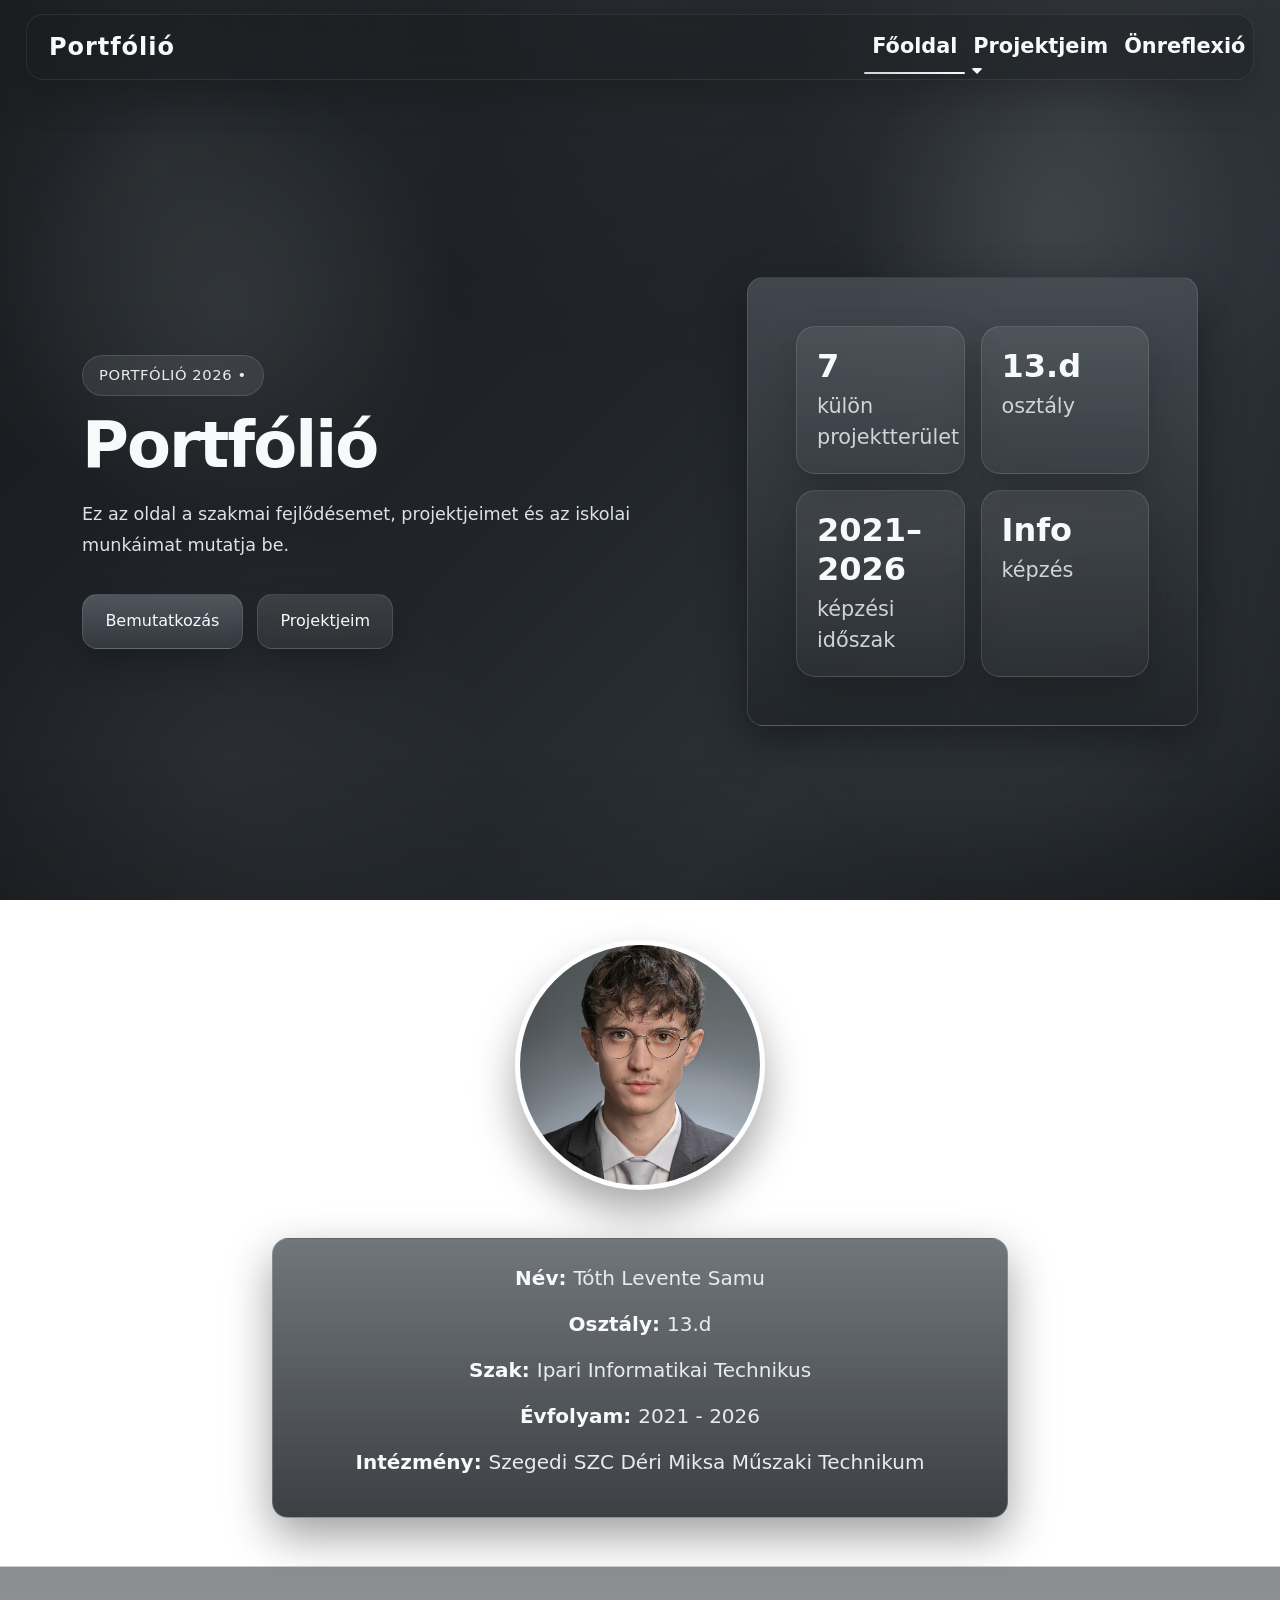
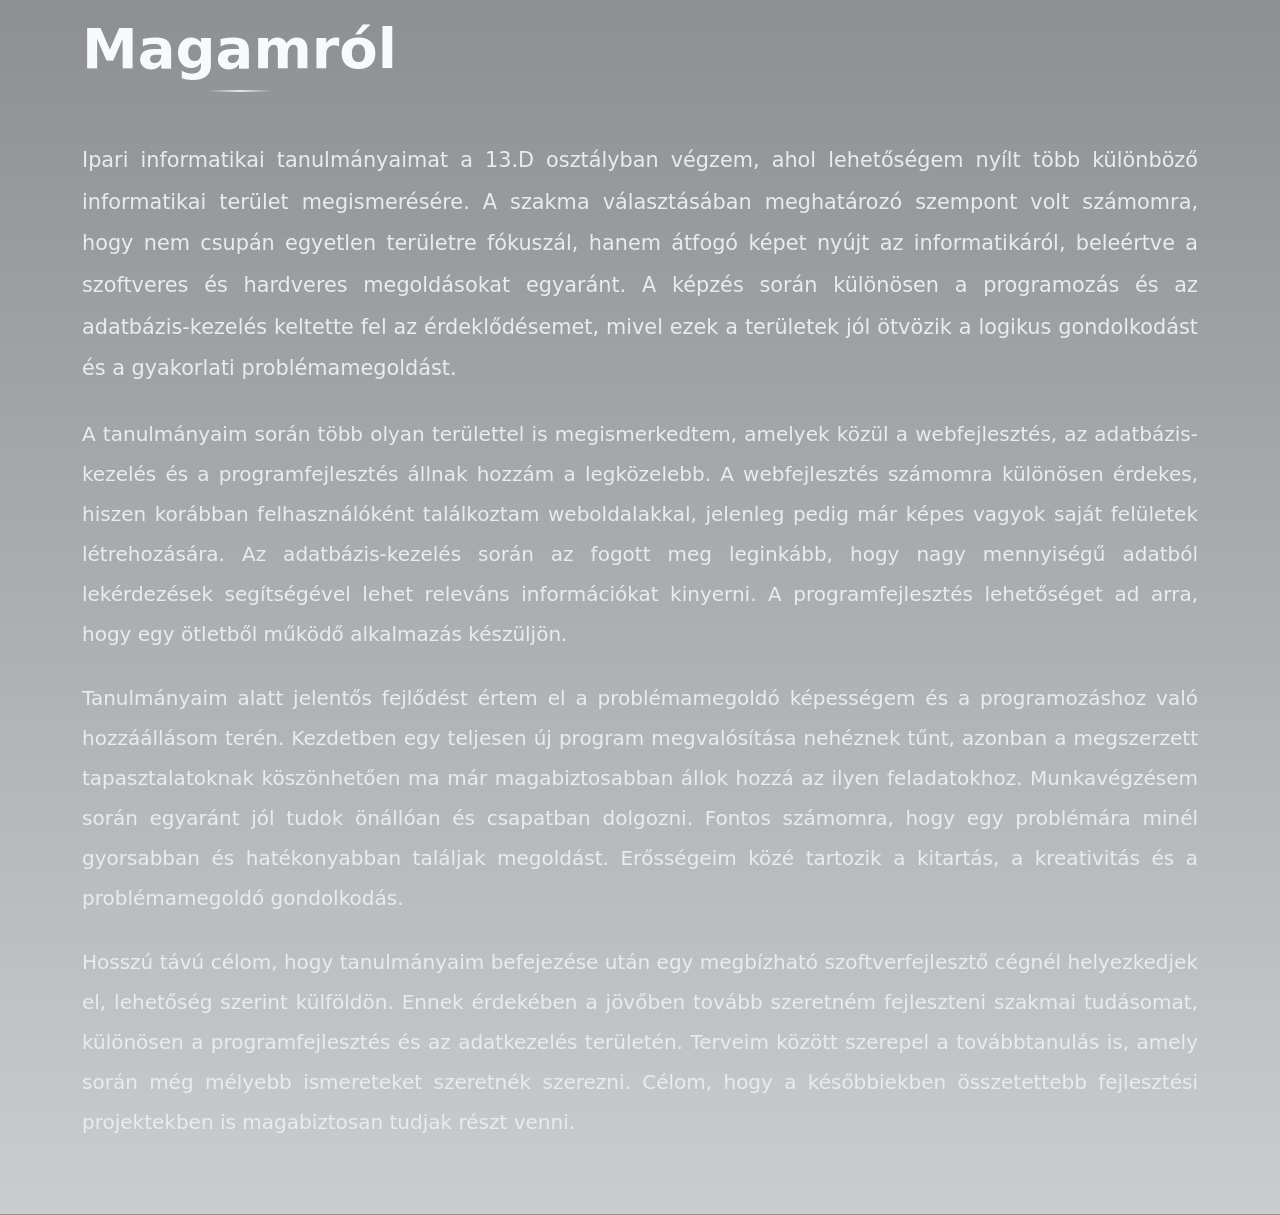
<file: sites/index.html>
<!DOCTYPE html>
<html lang="hu">
<head>
    <meta charset="UTF-8">
    <meta name="viewport" content="width=device-width, initial-scale=1.0">
    <title>Portfólió - 2026</title>
    <!-- BS CSS-->

    <link href="https://cdn.jsdelivr.net/npm/bootstrap@5.3.8/dist/css/bootstrap.min.css" rel="stylesheet" integrity="sha384-sRIl4kxILFvY47J16cr9ZwB07vP4J8+LH7qKQnuqkuIAvNWLzeN8tE5YBujZqJLB" crossorigin="anonymous">
    
    <link rel="stylesheet" href="style.css">
</head>
<body class="text-light">
    
     <nav class="navbar navbar-expand-lg navbar-dark sticky-top">
        <div>
            <a href="index.html" class="navbar-brand ms-3 fw-bold fs-4 kekes">
                Portfólió</a>
        </div>
        <button class="navbar-toggler" type="button" data-bs-toggle="collapse" data-bs-target="#tizenharom" >
            <span class="navbar-toggler-icon"></span>
          </button>
        <div class="collapse navbar-collapse" id="tizenharom">
            <ul class="navbar-nav ms-auto">
                <li class="nav-item">
                    <a href="index.html" class="nav-link kekes fw-bold active">Főoldal</a>
                </li>
               
                <li class="nav-item dropdown">
                    <a class="nav-link dropdown-toggle kekes fw-bold" href="#" role="button" data-bs-toggle="dropdown">
                      Projektjeim</a>
                    <ul class="dropdown-menu">
                      <li><a class="dropdown-item kekes" href="projekt1.html">Weblapkészítés</a></li>
                      <li><a class="dropdown-item kekes" href="adatbazis.html">Adatbázis kezelés</a></li>
                      <li><a class="dropdown-item kekes" href="halozat.html">Hálózatkezelés</a></li>
                      <li><a class="dropdown-item kekes" href="robot.html">Robottechnika</a></li>
                      <li><a class="dropdown-item kekes" href="programfelj.html">Programfejlesztés</a></li>
                      <li><a class="dropdown-item kekes" href="szamitogeprend.html">Számítógépes rendszerüzemeltetés</a></li>
                      <li><a class="dropdown-item kekes" href="mikroveziot.html">Mikrovezérlő és IoT</a></li>
                    </ul>
                </li>
                <li class="nav-item">
                    <a href="onreflexio.html" class="nav-link kekes fw-bold">Önreflexió</a>
                </li>

            </ul>
        </div>
    </nav>

<section class="hero-section">
    <div class="container">
        <div class="row align-items-center g-4">
            <div class="col-lg-7 hero-content reveal-left">
                <span class="hero-badge">Portfólió 2026 •</span>
                <h1 class="hero-title fw-bold">Portfólió<br></h1>
                <p class="hero-lead">
                    Ez az oldal a szakmai fejlődésemet, projektjeimet és az iskolai munkáimat mutatja be.
                </p>
                <div class="hero-actions">
                    <a href="#bemutatkozas" class="btn-elegant btn-primary-soft">Bemutatkozás</a>
                    <a href="projekt1.html" class="btn-elegant">Projektjeim</a>
                </div>
            </div>
            <div class="col-lg-5 hero-panel reveal-right">
                <div class="glass-card rounded-4 p-4 p-lg-5">
                    <div class="hero-stats">
                        <div class="stat-card">
                            <h3 class="fw-bold">7</h3>
                            <p>külön projektterület</p>
                        </div>
                        <div class="stat-card">
                            <h3 class="fw-bold">13.d</h3>
                            <p>osztály</p>
                        </div>
                        <div class="stat-card">
                            <h3 class="fw-bold">2021–2026</h3>
                            <p>képzési időszak</p>
                        </div>
                        <div class="stat-card">
                            <h3 class="fw-bold">Info</h3>
                            <p>képzés</p>
                        </div>
                    </div>
                </div>
            </div>
        </div>
    </div>
</section>

    <section id="bemutatkozas" class="py-5">
        <div class="container">
            <div class="row justify-content-center">
                <div class="col-lg-8 text-center">
                    <img src="../img/toth levente samuRT.jpg" class="profilkep rounded-circle border border-5 kekes-korvonal ">
                    <div class="kartya_hatterszin reveal rounded-4 p-4 mt-5 border border-4 kekes-korvonal">
                        <div class="mb-3 fs-5 ">
                            <span class="kekes-korvonal fw-bold kekes">Név: </span>
                            <span>Tóth Levente Samu</span>
                        </div>

                        <div class="mb-3 fs-5 ">
                            <span class="kekes-korvonal fw-bold kekes">Osztály: </span>
                            <span>13.d</span>
                        </div>

                        <div class="mb-3 fs-5 ">
                            <span class="kekes-korvonal fw-bold kekes">Szak: </span>
                            <span>Ipari Informatikai Technikus</span>
                        </div>

                        <div class="mb-3 fs-5 ">
                            <span class="kekes-korvonal fw-bold kekes">Évfolyam: </span>
                            <span>2021 - 2026</span>
                        </div>

                        <div class="mb-3 fs-5 ">
                            <span class="kekes-korvonal fw-bold kekes">Intézmény: </span>
                            <span>Szegedi SZC Déri Miksa Műszaki Technikum</span>
                        </div>
                    </div>
                </div>
            </div>
        </div>
    </section>

    <section class=" py-5 hatterszin ">
        <div class="container">
            <h2 class="kekes text-center display-4 fw-bold mb-5 section-title">Magamról</h2>
            <div class="row justify-content-center">
                <div class="col lg-10">
                    <p class= "fs- lh-lg text-justify mb-4">Ipari informatikai tanulmányaimat a 13.D osztályban végzem, ahol lehetőségem nyílt több különböző informatikai terület megismerésére. A szakma választásában meghatározó szempont volt számomra, hogy nem csupán egyetlen területre fókuszál, hanem átfogó képet nyújt az informatikáról, beleértve a szoftveres és hardveres megoldásokat egyaránt. A képzés során különösen a programozás és az adatbázis-kezelés keltette fel az érdeklődésemet, mivel ezek a területek jól ötvözik a logikus gondolkodást és a gyakorlati problémamegoldást.</p>

                    <p class= "fs-5 lh-lg text-justify mb-4">A tanulmányaim során több olyan területtel is megismerkedtem, amelyek közül a webfejlesztés, az adatbázis-kezelés és a programfejlesztés állnak hozzám a legközelebb. A webfejlesztés számomra különösen érdekes, hiszen korábban felhasználóként találkoztam weboldalakkal, jelenleg pedig már képes vagyok saját felületek létrehozására. Az adatbázis-kezelés során az fogott meg leginkább, hogy nagy mennyiségű adatból lekérdezések segítségével lehet releváns információkat kinyerni. A programfejlesztés lehetőséget ad arra, hogy egy ötletből működő alkalmazás készüljön.</p>

                    <p class= "fs-5 lh-lg text-justify mb-4">Tanulmányaim alatt jelentős fejlődést értem el a problémamegoldó képességem és a programozáshoz való hozzáállásom terén. Kezdetben egy teljesen új program megvalósítása nehéznek tűnt, azonban a megszerzett tapasztalatoknak köszönhetően ma már magabiztosabban állok hozzá az ilyen feladatokhoz. Munkavégzésem során egyaránt jól tudok önállóan és csapatban dolgozni. Fontos számomra, hogy egy problémára minél gyorsabban és hatékonyabban találjak megoldást. Erősségeim közé tartozik a kitartás, a kreativitás és a problémamegoldó gondolkodás.</p>

                    <p class= "fs-5 lh-lg text-justify mb-4">Hosszú távú célom, hogy tanulmányaim befejezése után egy megbízható szoftverfejlesztő cégnél helyezkedjek el, lehetőség szerint külföldön. Ennek érdekében a jövőben tovább szeretném fejleszteni szakmai tudásomat, különösen a programfejlesztés és az adatkezelés területén. Terveim között szerepel a továbbtanulás is, amely során még mélyebb ismereteket szeretnék szerezni. Célom, hogy a későbbiekben összetettebb fejlesztési projektekben is magabiztosan tudjak részt venni.</p>
                </div>
            </div>
        </div>
    </section>


    <!-- BS JS-->
    <script src="https://cdn.jsdelivr.net/npm/bootstrap@5.3.8/dist/js/bootstrap.bundle.min.js" integrity="sha384-FKyoEForCGlyvwx9Hj09JcYn3nv7wiPVlz7YYwJrWVcXK/BmnVDxM+D2scQbITxI" crossorigin="anonymous"></script>
    <!-- BS JS-->


    
<script>
document.addEventListener('DOMContentLoaded', function () {
  const navbar = document.querySelector('.navbar');
  const updateNavbar = () => {
    if (!navbar) return;
    navbar.classList.toggle('scrolled', window.scrollY > 16);
  };
  updateNavbar();
  window.addEventListener('scroll', updateNavbar, { passive: true });

  const candidates = document.querySelectorAll('section, .carousel, .kartya_hatterszin, .profilkep');
  candidates.forEach((el, index) => {
    if (el.closest('.hero-section') && el.classList.contains('hero-section')) return;
    if (!el.classList.contains('reveal') && !el.classList.contains('reveal-left') && !el.classList.contains('reveal-right')) {
      el.classList.add(index % 3 === 0 ? 'reveal-left' : index % 3 === 1 ? 'reveal' : 'reveal-right');
    }
  });

  const observer = new IntersectionObserver((entries) => {
    entries.forEach((entry) => {
      if (entry.isIntersecting) {
        entry.target.classList.add('reveal-visible');
      }
    });
  }, { threshold: 0.18, rootMargin: '0px 0px -60px 0px' });

  document.querySelectorAll('.reveal, .reveal-left, .reveal-right').forEach((el) => observer.observe(el));
});
</script>
</body>
</html>
</file>
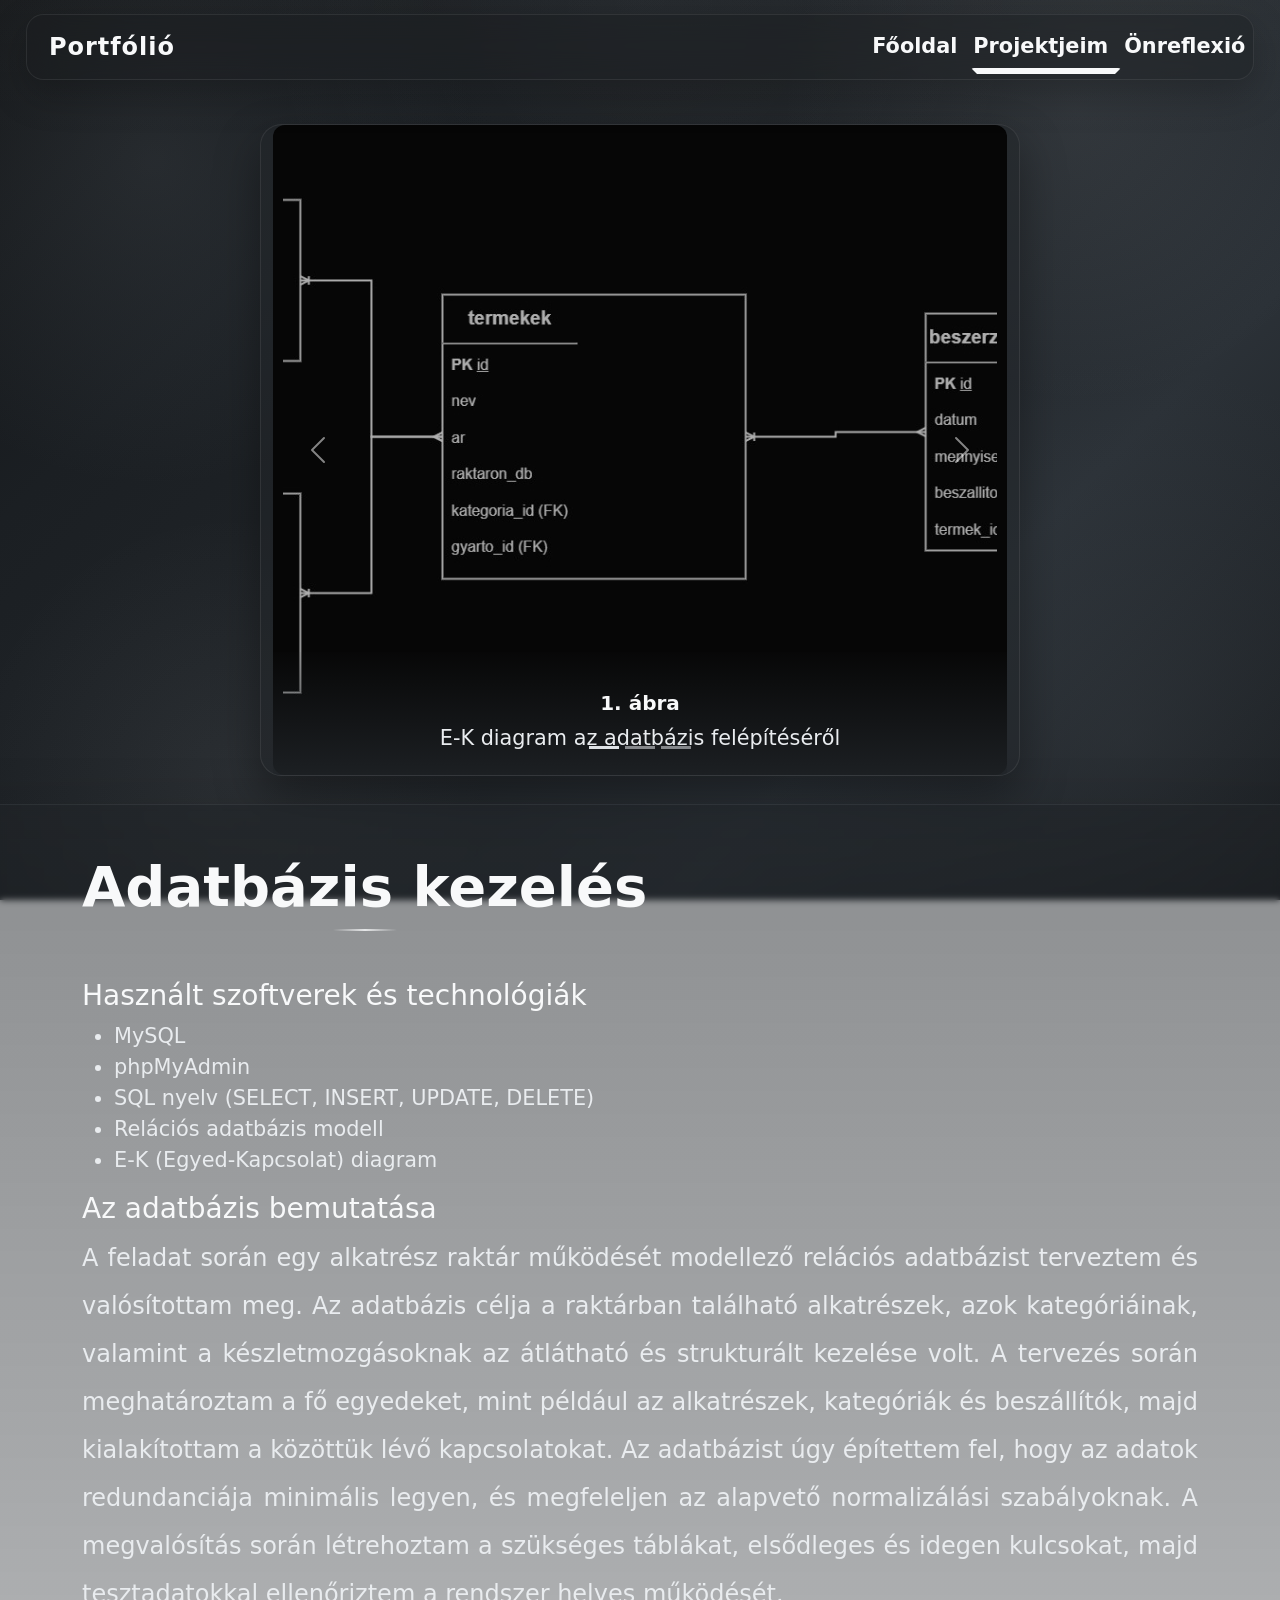
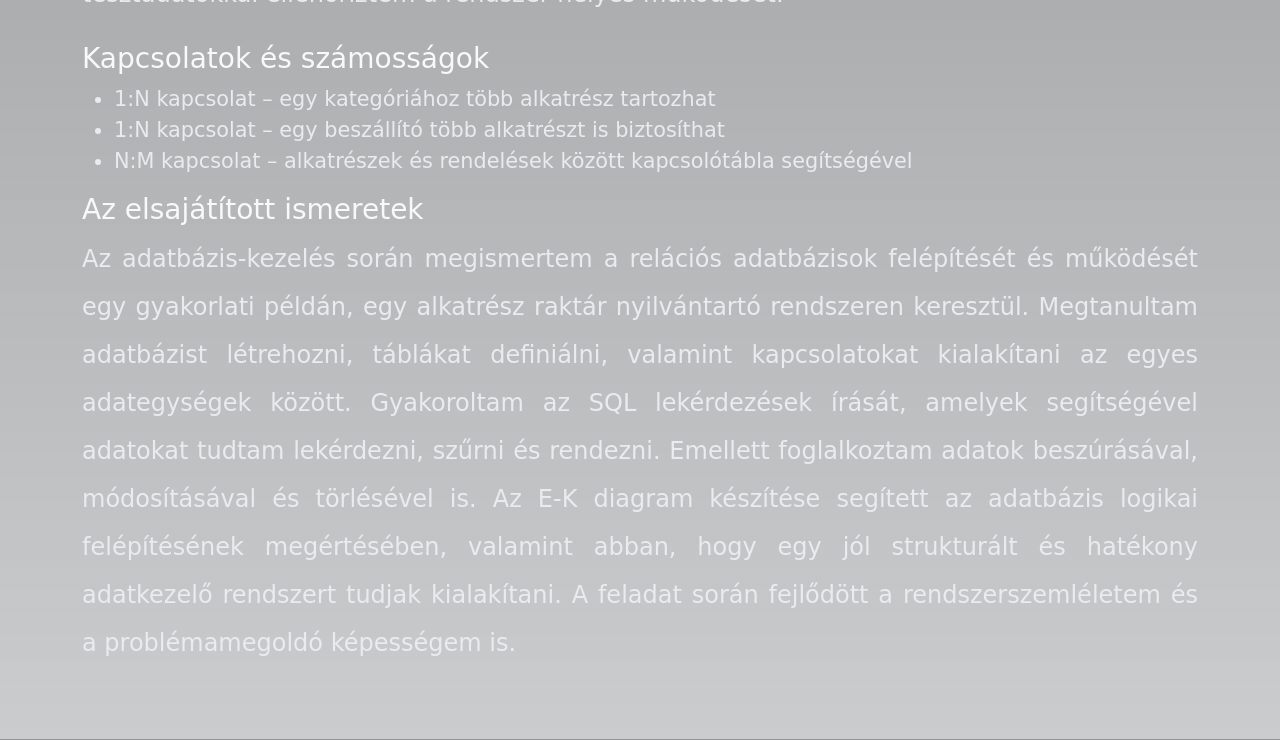
<file: sites/adatbazis.html>
<!DOCTYPE html>
<html lang="hu">
<head>
    <meta charset="UTF-8">
    <meta name="viewport" content="width=device-width, initial-scale=1.0">
    <title>Portfólió - 2026</title>
    <!-- BS CSS-->

    <link href="https://cdn.jsdelivr.net/npm/bootstrap@5.3.8/dist/css/bootstrap.min.css" rel="stylesheet" integrity="sha384-sRIl4kxILFvY47J16cr9ZwB07vP4J8+LH7qKQnuqkuIAvNWLzeN8tE5YBujZqJLB" crossorigin="anonymous">
    
    <link rel="stylesheet" href="style.css">
</head>
<body class="text-light">
    
    <nav class="navbar navbar-expand-lg navbar-dark sticky-top">
        <div>
            <a href="index.html" class="navbar-brand ms-3 fw-bold fs-4 kekes">
                Portfólió</a>
        </div>
        <button class="navbar-toggler" type="button" data-bs-toggle="collapse" data-bs-target="#tizenharom" >
            <span class="navbar-toggler-icon"></span>
          </button>
        <div class="collapse navbar-collapse" id="tizenharom">
            <ul class="navbar-nav ms-auto">
                <li class="nav-item">
                    <a href="index.html" class="nav-link kekes fw-bold">Főoldal</a>
                </li>
               
                <li class="nav-item dropdown">
                    <a class="nav-link dropdown-toggle kekes fw-bold active" href="#" role="button" data-bs-toggle="dropdown">
                      Projektjeim</a>
                    <ul class="dropdown-menu">
                      <li><a class="dropdown-item kekes" href="projekt1.html">Weblapkészítés</a></li>
                      <li><a class="dropdown-item kekes" href="adatbazis.html">Adatbázis kezelés</a></li>
                      <li><a class="dropdown-item kekes" href="halozat.html">Hálózatkezelés</a></li>
                      <li><a class="dropdown-item kekes" href="robot.html">Robottechnika</a></li>
                      <li><a class="dropdown-item kekes" href="programfelj.html">Programfejlesztés</a></li>
                      <li><a class="dropdown-item kekes" href="szamitogeprend.html">Számítógépes rendszerüzemeltetés</a></li>
                      <li><a class="dropdown-item kekes" href="mikroveziot.html">Mikrovezérlő és IoT</a></li>
                    </ul>
                </li>
                <li class="nav-item">
                    <a href="onreflexio.html" class="nav-link kekes fw-bold">Önreflexió</a>
                </li>

            </ul>
        </div>
    </nav>

   <div class=" row justify-content-center">
    <div id="carouselExampleCaptions" class="carousel slide col-lg-7 reveal">
        <div class="carousel-indicators">
          <button type="button" data-bs-target="#carouselExampleCaptions" data-bs-slide-to="0" class="active" aria-current="true" aria-label="Slide 1"></button>
          <button type="button" data-bs-target="#carouselExampleCaptions" data-bs-slide-to="1" aria-label="Slide 2"></button>
          <button type="button" data-bs-target="#carouselExampleCaptions" data-bs-slide-to="2" aria-label="Slide 3"></button>
          
        </div>
        <div class="carousel-inner">
          <div class="carousel-item active">
            <img class="portfolio-img" src="../img/adatbazis2.jpg" class="d-block w-100" alt="...">
            <div class="carousel-caption d-none d-md-block">
              <h5>1. ábra</h5>
              <p>E-K diagram az adatbázis felépítéséről</p>
            </div>
          </div>
          <div class="carousel-item">
            <img class="portfolio-img" src="../img/adatbazis1.png" class="d-block w-100" alt="...">
            <div class="carousel-caption d-none d-md-block">
              <h5>2. ábra</h5>
              <p>Az adatbázis tervező felülete phpMyAdmin környezetben</p>
            </div>
          </div>
          <div class="carousel-item">
            <img class="portfolio-img" src="../img/adatbazis3.png" class="d-block w-100" alt="...">
            <div class="carousel-caption d-none d-md-block">
              <h5>3.ábra</h5>
              <p>SQL lekérdezés szerkesztése és futtatása</p>
            </div>
          </div>
          
        </div>
        <button class="carousel-control-prev" type="button" data-bs-target="#carouselExampleCaptions" data-bs-slide="prev">
          <span class="carousel-control-prev-icon" aria-hidden="true"></span>
          <span class="visually-hidden">Previous</span>
        </button>
        <button class="carousel-control-next" type="button" data-bs-target="#carouselExampleCaptions" data-bs-slide="next">
          <span class="carousel-control-next-icon" aria-hidden="true"></span>
          <span class="visually-hidden">Next</span>
        </button>
      </div>    
    </div>
    <section class=" py-5 hatterszin ">
        <div class="container">
            <h2 class="kekes text-center display-4 fw-bold mb-5 section-title">Adatbázis kezelés</h2>
            <div class="row justify-content-center">
                <div class="col lg-10">
                   <h3>Használt szoftverek és technológiák</h3>
                   <ul>
                      <li>MySQL</li>
                      <li>phpMyAdmin</li>
                      <li>SQL nyelv (SELECT, INSERT, UPDATE, DELETE)</li>
                      <li>Relációs adatbázis modell</li>
                      <li>E-K (Egyed-Kapcsolat) diagram</li>
                    </ul>
                    <h3>Az adatbázis bemutatása</h3>
                    <p class= "fs-4 lh-lg text-justify mb-4">A feladat során egy alkatrész raktár működését modellező relációs adatbázist
                        terveztem és valósítottam meg. Az adatbázis célja a raktárban található
                        alkatrészek, azok kategóriáinak, valamint a készletmozgásoknak az átlátható
                        és strukturált kezelése volt. A tervezés során meghatároztam a fő egyedeket,
                        mint például az alkatrészek, kategóriák és beszállítók, majd kialakítottam
                        a közöttük lévő kapcsolatokat. Az adatbázist úgy építettem fel, hogy az adatok
                        redundanciája minimális legyen, és megfeleljen az alapvető normalizálási
                        szabályoknak. A megvalósítás során létrehoztam a szükséges táblákat,
                        elsődleges és idegen kulcsokat, majd tesztadatokkal ellenőriztem a rendszer
                        helyes működését.
                    </p>
                    <h3>Kapcsolatok és számosságok</h3>
                    <ul>
                      <li>1:N kapcsolat – egy kategóriához több alkatrész tartozhat</li>
                      <li>1:N kapcsolat – egy beszállító több alkatrészt is biztosíthat</li>
                      <li>N:M kapcsolat – alkatrészek és rendelések között kapcsolótábla segítségével</li>
                    </ul>
                    <h3>Az elsajátított ismeretek</h3>
                    <p class= "fs-4 lh-lg text-justify mb-4">Az adatbázis-kezelés során megismertem a relációs adatbázisok felépítését és
                    működését egy gyakorlati példán, egy alkatrész raktár nyilvántartó rendszeren
                    keresztül. Megtanultam adatbázist létrehozni, táblákat definiálni, valamint
                    kapcsolatokat kialakítani az egyes adategységek között. Gyakoroltam az SQL
                    lekérdezések írását, amelyek segítségével adatokat tudtam lekérdezni, szűrni
                    és rendezni. Emellett foglalkoztam adatok beszúrásával, módosításával és
                    törlésével is. Az E-K diagram készítése segített az adatbázis logikai
                    felépítésének megértésében, valamint abban, hogy egy jól strukturált és
                    hatékony adatkezelő rendszert tudjak kialakítani. A feladat során fejlődött
                    a rendszerszemléletem és a problémamegoldó képességem is.
                        
                    </p>
                </div>
            </div>
        </div>
    </section>






    <!-- BS JS-->
    <script src="https://cdn.jsdelivr.net/npm/bootstrap@5.3.8/dist/js/bootstrap.bundle.min.js" integrity="sha384-FKyoEForCGlyvwx9Hj09JcYn3nv7wiPVlz7YYwJrWVcXK/BmnVDxM+D2scQbITxI" crossorigin="anonymous"></script>
<script>
document.addEventListener('DOMContentLoaded', function () {
  const navbar = document.querySelector('.navbar');
  const updateNavbar = () => {
    if (!navbar) return;
    navbar.classList.toggle('scrolled', window.scrollY > 16);
  };
  updateNavbar();
  window.addEventListener('scroll', updateNavbar, { passive: true });

  const candidates = document.querySelectorAll('section, .carousel, .kartya_hatterszin, .profilkep');
  candidates.forEach((el, index) => {
    if (el.closest('.hero-section') && el.classList.contains('hero-section')) return;
    if (!el.classList.contains('reveal') && !el.classList.contains('reveal-left') && !el.classList.contains('reveal-right')) {
      el.classList.add(index % 3 === 0 ? 'reveal-left' : index % 3 === 1 ? 'reveal' : 'reveal-right');
    }
  });

  const observer = new IntersectionObserver((entries) => {
    entries.forEach((entry) => {
      if (entry.isIntersecting) {
        entry.target.classList.add('reveal-visible');
      }
    });
  }, { threshold: 0.18, rootMargin: '0px 0px -60px 0px' });

  document.querySelectorAll('.reveal, .reveal-left, .reveal-right').forEach((el) => observer.observe(el));
});
</script>
</body>
</html>
</file>
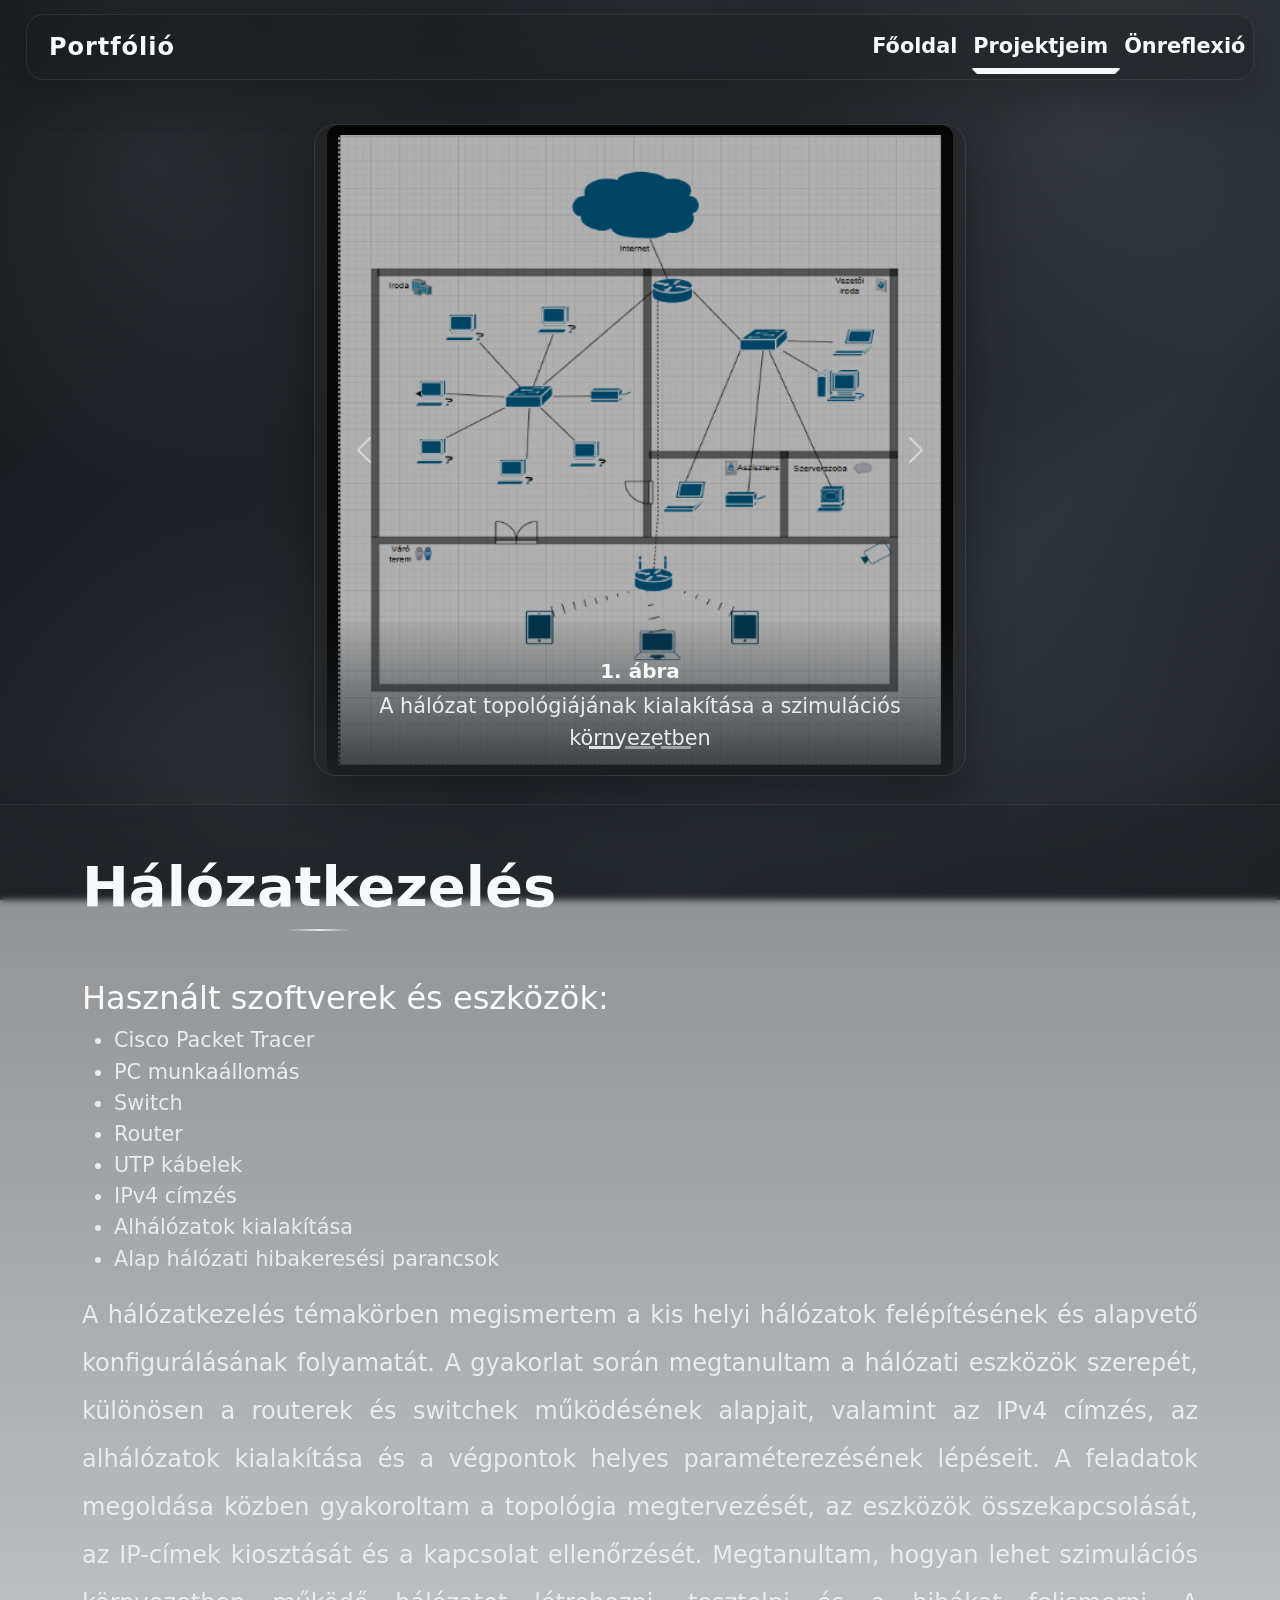
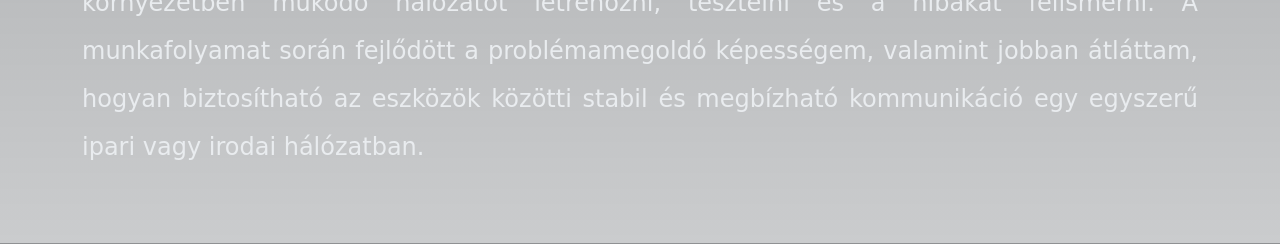
<file: sites/halozat.html>
<!DOCTYPE html>
<html lang="hu">
<head>
    <meta charset="UTF-8">
    <meta name="viewport" content="width=device-width, initial-scale=1.0">
    <title>Portfólió - 2026</title>
    <!-- BS CSS-->

    <link href="https://cdn.jsdelivr.net/npm/bootstrap@5.3.8/dist/css/bootstrap.min.css" rel="stylesheet" integrity="sha384-sRIl4kxILFvY47J16cr9ZwB07vP4J8+LH7qKQnuqkuIAvNWLzeN8tE5YBujZqJLB" crossorigin="anonymous">
    
    <link rel="stylesheet" href="style.css">
</head>
<body class="text-light">
    
    <nav class="navbar navbar-expand-lg navbar-dark sticky-top">
        <div>
            <a href="index.html" class="navbar-brand ms-3 fw-bold fs-4 kekes">
                Portfólió</a>
        </div>
        <button class="navbar-toggler" type="button" data-bs-toggle="collapse" data-bs-target="#tizenharom" >
            <span class="navbar-toggler-icon"></span>
          </button>
        <div class="collapse navbar-collapse" id="tizenharom">
            <ul class="navbar-nav ms-auto">
                <li class="nav-item">
                    <a href="index.html" class="nav-link kekes fw-bold">Főoldal</a>
                </li>
               
                <li class="nav-item dropdown">
                    <a class="nav-link dropdown-toggle kekes fw-bold active" href="#" role="button" data-bs-toggle="dropdown">
                      Projektjeim</a>
                    <ul class="dropdown-menu">
                      <li><a class="dropdown-item kekes" href="projekt1.html">Weblapkészítés</a></li>
                      <li><a class="dropdown-item kekes" href="adatbazis.html">Adatbázis kezelés</a></li>
                      <li><a class="dropdown-item kekes" href="halozat.html">Hálózatkezelés</a></li>
                      <li><a class="dropdown-item kekes" href="robot.html">Robottechnika</a></li>
                      <li><a class="dropdown-item kekes" href="programfelj.html">Programfejlesztés</a></li>
                      <li><a class="dropdown-item kekes" href="szamitogeprend.html">Számítógépes rendszerüzemeltetés</a></li>
                      <li><a class="dropdown-item kekes" href="mikroveziot.html">Mikrovezérlő és IoT</a></li>
                    </ul>
                </li>
                <li class="nav-item">
                    <a href="onreflexio.html" class="nav-link kekes fw-bold">Önreflexió</a>
                </li>

            </ul>
        </div>
    </nav>

   <div class=" row justify-content-center">
    <div id="carouselExampleCaptions" class="carousel slide col-lg-6 reveal">
        <div class="carousel-indicators">
          <button type="button" data-bs-target="#carouselExampleCaptions" data-bs-slide-to="0" class="active" aria-current="true" aria-label="Slide 1"></button>
          <button type="button" data-bs-target="#carouselExampleCaptions" data-bs-slide-to="1" aria-label="Slide 2"></button>
          <button type="button" data-bs-target="#carouselExampleCaptions" data-bs-slide-to="2" aria-label="Slide 3"></button>
          
        </div>
        <div class="carousel-inner">
          <div class="carousel-item active">
            <img class="portfolio-img halozat-teljes-kep" src="../img/halozat2.png" class="d-block w-100" alt="...">
            <div class="carousel-caption d-none d-md-block">
              <h5>1. ábra</h5>
              <p>A hálózat topológiájának kialakítása a szimulációs környezetben</p>
            </div>
          </div>
          <div class="carousel-item">
            <img class="portfolio-img halozat-teljes-kep" src="../img/halozat1.png" class="d-block w-100 " alt="...">
            <div class="carousel-caption d-none d-md-block">
              <h5>2. ábra</h5>
              <p>Az eszközök IP-címzésének és alapbeállításainak konfigurálása</p>
            </div>
          </div>
          <div class="carousel-item">
            <img class="portfolio-img halozat-teljes-kep" src="../img/halozat3.png" class="d-block w-100" alt="...">
            <div class="carousel-caption d-none d-md-block">
              <h5>3. ábra</h5>
              <p>A hálózat működésének ellenőrzése és a kapcsolatok tesztelése</p>
            </div>
          </div>
        </div>
        <button class="carousel-control-prev" type="button" data-bs-target="#carouselExampleCaptions" data-bs-slide="prev">
          <span class="carousel-control-prev-icon" aria-hidden="true"></span>
          <span class="visually-hidden">Previous</span>
        </button>
        <button class="carousel-control-next" type="button" data-bs-target="#carouselExampleCaptions" data-bs-slide="next">
          <span class="carousel-control-next-icon" aria-hidden="true"></span>
          <span class="visually-hidden">Next</span>
        </button>
      </div>    
    </div>
    <section class=" py-5 hatterszin ">
        <div class="container">
            <h2 class="kekes text-center display-4 fw-bold mb-5 section-title">Hálózatkezelés</h2>
            <div class="row justify-content-center">
                <div class="col lg-10">
                <h2>Használt szoftverek és eszközök:</h2>
   
                  <ul>
                      <li>Cisco Packet Tracer</li>
                      <li>PC munkaállomás</li>
                      <li>Switch</li>
                      <li>Router</li>
                      <li>UTP kábelek</li>
                      <li>IPv4 címzés</li>
                      <li>Alhálózatok kialakítása</li>
                      <li>Alap hálózati hibakeresési parancsok</li>
                  </ul>

                    

                    <p class= "fs-4 lh-lg text-justify mb-4">A hálózatkezelés témakörben megismertem a kis helyi hálózatok felépítésének és
                      alapvető konfigurálásának folyamatát. A gyakorlat során megtanultam a hálózati
                      eszközök szerepét, különösen a routerek és switchek működésének alapjait,
                      valamint az IPv4 címzés, az alhálózatok kialakítása és a végpontok helyes
                      paraméterezésének lépéseit. A feladatok megoldása közben gyakoroltam a topológia
                      megtervezését, az eszközök összekapcsolását, az IP-címek kiosztását és a kapcsolat
                      ellenőrzését. Megtanultam, hogyan lehet szimulációs környezetben működő hálózatot
                      létrehozni, tesztelni és a hibákat felismerni. A munkafolyamat során fejlődött a
                      problémamegoldó képességem, valamint jobban átláttam, hogyan biztosítható az
                      eszközök közötti stabil és megbízható kommunikáció egy egyszerű ipari vagy irodai
                      hálózatban.</p>
                </div>
            </div>
        </div>
    </section>






    <!-- BS JS-->
    <script src="https://cdn.jsdelivr.net/npm/bootstrap@5.3.8/dist/js/bootstrap.bundle.min.js" integrity="sha384-FKyoEForCGlyvwx9Hj09JcYn3nv7wiPVlz7YYwJrWVcXK/BmnVDxM+D2scQbITxI" crossorigin="anonymous"></script>
<script>
document.addEventListener('DOMContentLoaded', function () {
  const navbar = document.querySelector('.navbar');
  const updateNavbar = () => {
    if (!navbar) return;
    navbar.classList.toggle('scrolled', window.scrollY > 16);
  };
  updateNavbar();
  window.addEventListener('scroll', updateNavbar, { passive: true });

  const candidates = document.querySelectorAll('section, .carousel, .kartya_hatterszin, .profilkep');
  candidates.forEach((el, index) => {
    if (el.closest('.hero-section') && el.classList.contains('hero-section')) return;
    if (!el.classList.contains('reveal') && !el.classList.contains('reveal-left') && !el.classList.contains('reveal-right')) {
      el.classList.add(index % 3 === 0 ? 'reveal-left' : index % 3 === 1 ? 'reveal' : 'reveal-right');
    }
  });

  const observer = new IntersectionObserver((entries) => {
    entries.forEach((entry) => {
      if (entry.isIntersecting) {
        entry.target.classList.add('reveal-visible');
      }
    });
  }, { threshold: 0.18, rootMargin: '0px 0px -60px 0px' });

  document.querySelectorAll('.reveal, .reveal-left, .reveal-right').forEach((el) => observer.observe(el));
});
</script>
</body>
</html>
</file>
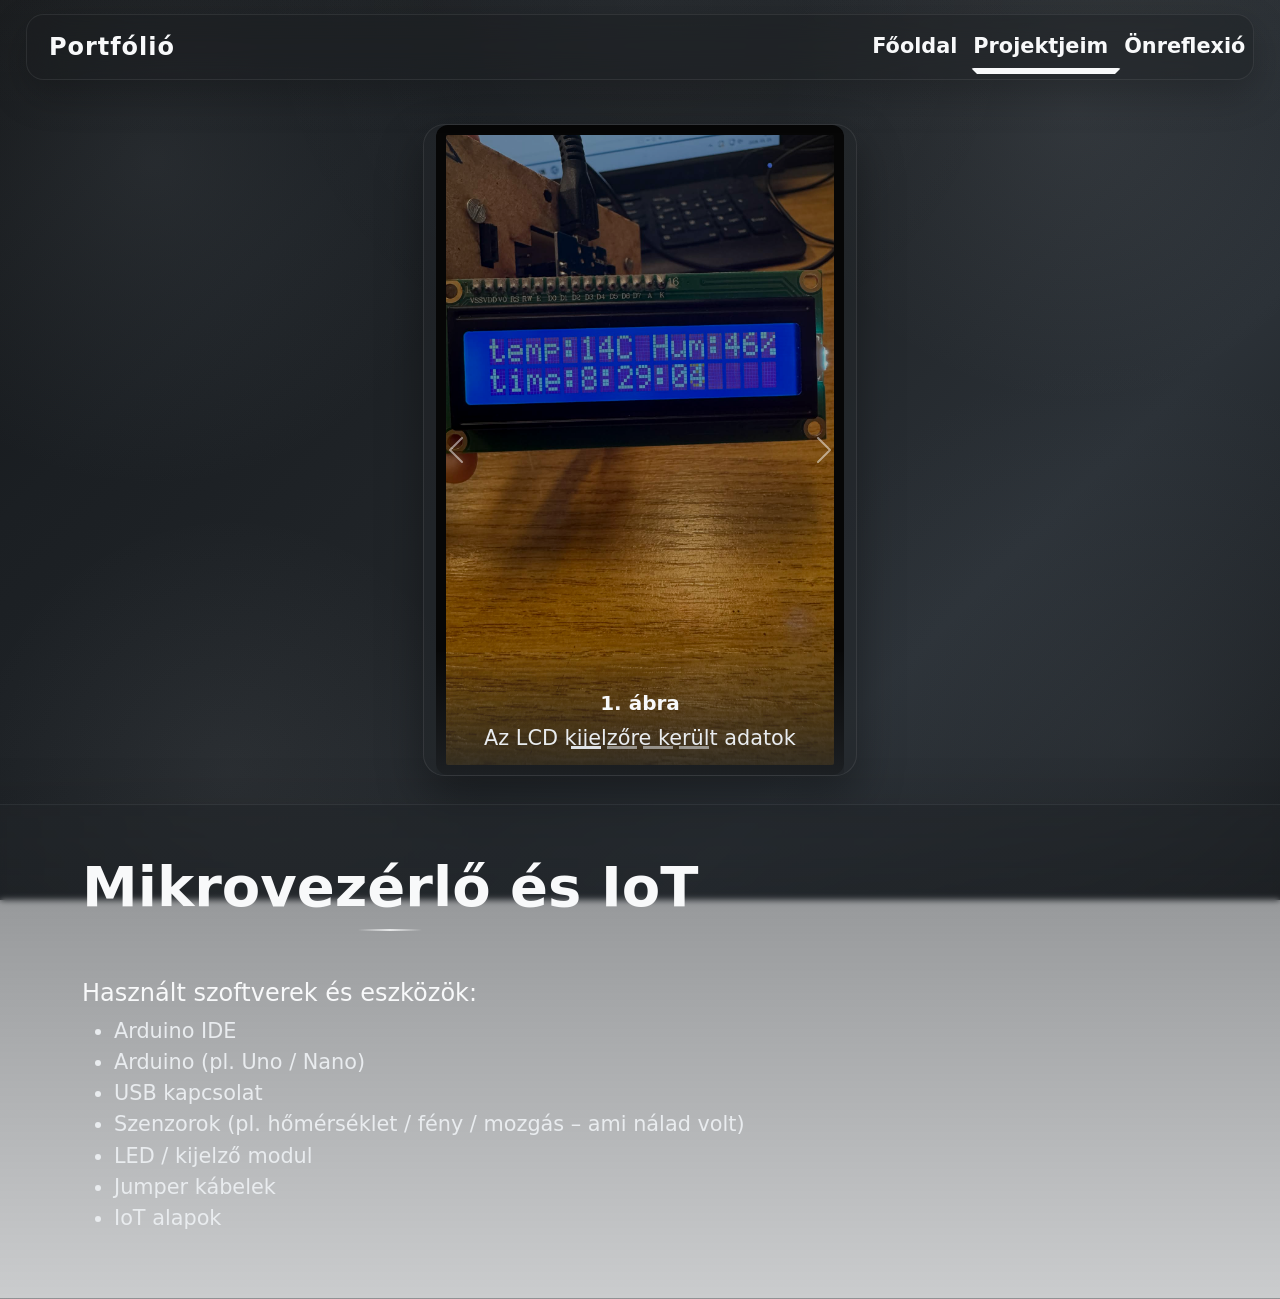
<file: sites/mikroveziot.html>
<!DOCTYPE html>
<html lang="hu">
<head>
    <meta charset="UTF-8">
    <meta name="viewport" content="width=device-width, initial-scale=1.0">
    <title>Portfólió - 2026</title>
    <!-- BS CSS-->

    <link href="https://cdn.jsdelivr.net/npm/bootstrap@5.3.8/dist/css/bootstrap.min.css" rel="stylesheet" integrity="sha384-sRIl4kxILFvY47J16cr9ZwB07vP4J8+LH7qKQnuqkuIAvNWLzeN8tE5YBujZqJLB" crossorigin="anonymous">
    
    <link rel="stylesheet" href="style.css">
</head>
<body class="text-light">
    
    <nav class="navbar navbar-expand-lg navbar-dark sticky-top">
        <div>
            <a href="index.html" class="navbar-brand ms-3 fw-bold fs-4 kekes">
                Portfólió</a>
        </div>
        <button class="navbar-toggler" type="button" data-bs-toggle="collapse" data-bs-target="#tizenharom" >
            <span class="navbar-toggler-icon"></span>
          </button>
        <div class="collapse navbar-collapse" id="tizenharom">
            <ul class="navbar-nav ms-auto">
                <li class="nav-item">
                    <a href="index.html" class="nav-link kekes fw-bold">Főoldal</a>
                </li>
               
                <li class="nav-item dropdown">
                    <a class="nav-link dropdown-toggle kekes fw-bold active" href="#" role="button" data-bs-toggle="dropdown">
                      Projektjeim</a>
                    <ul class="dropdown-menu">
                      <li><a class="dropdown-item kekes" href="projekt1.html">Weblapkészítés</a></li>
                      <li><a class="dropdown-item kekes" href="adatbazis.html">Adatbázis kezelés</a></li>
                      <li><a class="dropdown-item kekes" href="halozat.html">Hálózatkezelés</a></li>
                      <li><a class="dropdown-item kekes" href="robot.html">Robottechnika</a></li>
                      <li><a class="dropdown-item kekes" href="programfelj.html">Programfejlesztés</a></li>
                      <li><a class="dropdown-item kekes" href="szamitogeprend.html">Számítógépes rendszerüzemeltetés</a></li>
                      <li><a class="dropdown-item kekes" href="mikroveziot.html">Mikrovezérlő és IoT</a></li>
                    </ul>
                </li>
                <li class="nav-item">
                    <a href="onreflexio.html" class="nav-link kekes fw-bold">Önreflexió</a>
                </li>

            </ul>
        </div>
    </nav>

   <div class=" row justify-content-center">
    <div id="carouselExampleCaptions" class="carousel slide col-lg-4 reveal">
        <div class="carousel-indicators">
          <button type="button" data-bs-target="#carouselExampleCaptions" data-bs-slide-to="0" class="active" aria-current="true" aria-label="Slide 1"></button>
          <button type="button" data-bs-target="#carouselExampleCaptions" data-bs-slide-to="1" aria-label="Slide 2"></button>
          <button type="button" data-bs-target="#carouselExampleCaptions" data-bs-slide-to="2" aria-label="Slide 3"></button>
          <button type="button" data-bs-target="#carouselExampleCaptions" data-bs-slide-to="3" aria-label="Slide 4"></button>
        </div>
        <div class="carousel-inner">
          <div class="carousel-item active">
            <img class="portfolio-img" src="../img/iot.jpg" class="d-block w-100" alt="...">
            <div class="carousel-caption d-none d-md-block">
              <h5>1. ábra</h5>
              <p>Az LCD kijelzőre került adatok</p>
            </div>
          </div>
          <div class="carousel-item">
            <img class="portfolio-img" src="../img/iot2.jpg" class="d-block w-100" alt="...">
            <div class="carousel-caption d-none d-md-block">
              <h5>2. ábra</h5>
              <p>Node-Red flow</p>
            </div>
          </div>
          <div class="carousel-item">
            <img class="portfolio-img" src="../img/iot3.jpg" class="d-block w-100" alt="...">
            <div class="carousel-caption d-none d-md-block">
              <h5>3. ábra</h5>
              <p>Function nodeban található kód</p>
            </div>
          </div>
          <div class="carousel-item">
            <img class="portfolio-img" src="../img/iot4.jpg" class="d-block w-100" alt="...">
            <div class="carousel-caption d-none d-md-block">
              <h5>4. ábra</h5>
              <p>A Thony közvelten kiírása</p>
            </div>
          </div>
        </div>
        <button class="carousel-control-prev" type="button" data-bs-target="#carouselExampleCaptions" data-bs-slide="prev">
          <span class="carousel-control-prev-icon" aria-hidden="true"></span>
          <span class="visually-hidden">Previous</span>
        </button>
        <button class="carousel-control-next" type="button" data-bs-target="#carouselExampleCaptions" data-bs-slide="next">
          <span class="carousel-control-next-icon" aria-hidden="true"></span>
          <span class="visually-hidden">Next</span>
        </button>
      </div>    
    </div>
    <section class=" py-5 hatterszin ">
        <div class="container">
            <h2 class="kekes text-center display-4 fw-bold mb-5 section-title">Mikrovezérlő és IoT</h2>
            <div class="row justify-content-center">
                <div class="col lg-10">
                   <h4>Használt szoftverek és eszközök:</h4>
                   <ul>
                      <li>Arduino IDE</li>
                      <li>Arduino (pl. Uno / Nano)</li>
                      <li>USB kapcsolat</li>
                      <li>Szenzorok (pl. hőmérséklet / fény / mozgás – ami nálad volt)</li>
                      <li>LED / kijelző modul</li>
                      <li>Jumper kábelek</li>
                      <li>IoT alapok</li>
                   </ul>

                   
                </div>
            </div>
        </div>
    </section>






    <!-- BS JS-->
    <script src="https://cdn.jsdelivr.net/npm/bootstrap@5.3.8/dist/js/bootstrap.bundle.min.js" integrity="sha384-FKyoEForCGlyvwx9Hj09JcYn3nv7wiPVlz7YYwJrWVcXK/BmnVDxM+D2scQbITxI" crossorigin="anonymous"></script>
<script>
document.addEventListener('DOMContentLoaded', function () {
  const navbar = document.querySelector('.navbar');
  const updateNavbar = () => {
    if (!navbar) return;
    navbar.classList.toggle('scrolled', window.scrollY > 16);
  };
  updateNavbar();
  window.addEventListener('scroll', updateNavbar, { passive: true });

  const candidates = document.querySelectorAll('section, .carousel, .kartya_hatterszin, .profilkep');
  candidates.forEach((el, index) => {
    if (el.closest('.hero-section') && el.classList.contains('hero-section')) return;
    if (!el.classList.contains('reveal') && !el.classList.contains('reveal-left') && !el.classList.contains('reveal-right')) {
      el.classList.add(index % 3 === 0 ? 'reveal-left' : index % 3 === 1 ? 'reveal' : 'reveal-right');
    }
  });

  const observer = new IntersectionObserver((entries) => {
    entries.forEach((entry) => {
      if (entry.isIntersecting) {
        entry.target.classList.add('reveal-visible');
      }
    });
  }, { threshold: 0.18, rootMargin: '0px 0px -60px 0px' });

  document.querySelectorAll('.reveal, .reveal-left, .reveal-right').forEach((el) => observer.observe(el));
});
</script>
</body>
</html>
</file>
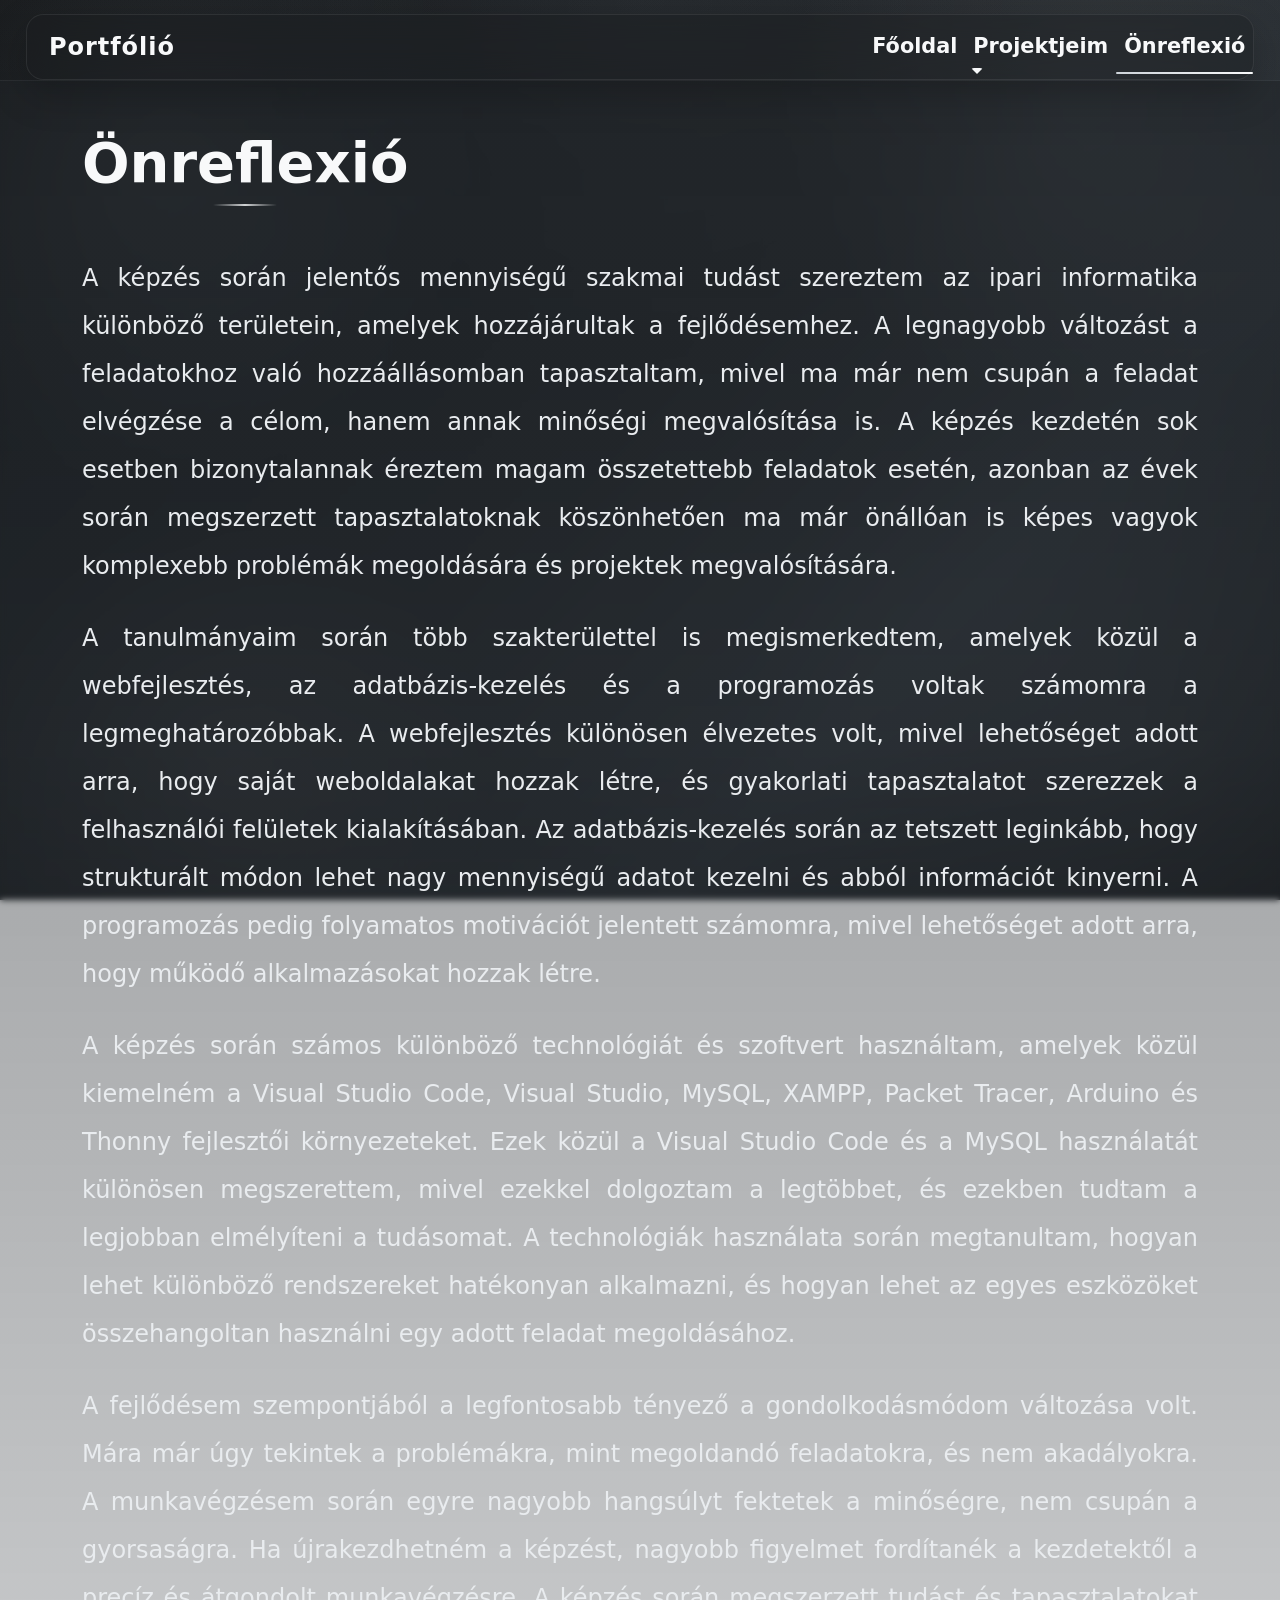
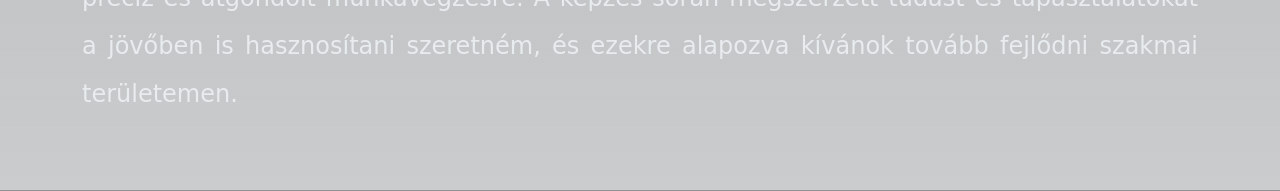
<file: sites/onreflexio.html>
<!DOCTYPE html>
<html lang="hu">
<head>
    <meta charset="UTF-8">
    <meta name="viewport" content="width=device-width, initial-scale=1.0">
    <title>Portfólió - 2026</title>
    <!-- BS CSS-->

    <link href="https://cdn.jsdelivr.net/npm/bootstrap@5.3.8/dist/css/bootstrap.min.css" rel="stylesheet" integrity="sha384-sRIl4kxILFvY47J16cr9ZwB07vP4J8+LH7qKQnuqkuIAvNWLzeN8tE5YBujZqJLB" crossorigin="anonymous">
    
    <link rel="stylesheet" href="style.css">
</head>
<body class="text-light">
    
    <nav class="navbar navbar-expand-lg navbar-dark sticky-top">
        <div>
            <a href="index.html" class="navbar-brand fw-bold fs-4 kekes ms-3">
                Portfólió</a>
        </div>
        
        <button class="navbar-toggler" type="button" data-bs-toggle="collapse" data-bs-target="#tizenharom" >
            <span class="navbar-toggler-icon"></span>
          </button>
        <div class="collapse navbar-collapse" id="tizenharom">
            <ul class="navbar-nav ms-auto">
                <li class="nav-item">
                    <a href="index.html" class="nav-link kekes fw-bold ">Főoldal</a>
                </li>
               
                <li class="nav-item dropdown">
                    <a class="nav-link dropdown-toggle kekes fw-bold" href="#" role="button" data-bs-toggle="dropdown">
                      Projektjeim</a>
                    <ul class="dropdown-menu">
                      <li><a class="dropdown-item kekes" href="projekt1.html">Weblapkészítés</a></li>
                      <li><a class="dropdown-item kekes" href="adatbazis.html">Adatbázis kezelés</a></li>
                      <li><a class="dropdown-item kekes" href="halozat.html">Hálózatkezelés</a></li>
                      <li><a class="dropdown-item kekes" href="robot.html">Robottechnika</a></li>
                      <li><a class="dropdown-item kekes" href="programfelj.html">Programfejlesztés</a></li>
                      <li><a class="dropdown-item kekes" href="szamitogeprend.html">Számítógépes rendszerüzemeltetés</a></li>
                      <li><a class="dropdown-item kekes" href="mikroveziot.html">Mikrovezérlő és IoT</a></li>
                    </ul>
                </li>
                <li class="nav-item">
                    <a href="onreflexio.html" class="nav-link kekes fw-bold active">Önreflexió</a>
                </li>
                
                
            </ul>
        </div>
    </nav>





    <section class=" py-5 hatterszin ">
        <div class="container">
            <h2 class="kekes text-center display-4 fw-bold mb-5 section-title">Önreflexió</h2>
            <div class="row justify-content-center">
                <div class="col lg-10">
                    <p class= "fs-4 lh-lg text-justify mb-4">A képzés során jelentős mennyiségű szakmai tudást szereztem az ipari informatika különböző területein, amelyek hozzájárultak a fejlődésemhez. A legnagyobb változást a feladatokhoz való hozzáállásomban tapasztaltam, mivel ma már nem csupán a feladat elvégzése a célom, hanem annak minőségi megvalósítása is. A képzés kezdetén sok esetben bizonytalannak éreztem magam összetettebb feladatok esetén, azonban az évek során megszerzett tapasztalatoknak köszönhetően ma már önállóan is képes vagyok komplexebb problémák megoldására és projektek megvalósítására.</p>

                    <p class= "fs-4 lh-lg text-justify mb-4">A tanulmányaim során több szakterülettel is megismerkedtem, amelyek közül a webfejlesztés, az adatbázis-kezelés és a programozás voltak számomra a legmeghatározóbbak. A webfejlesztés különösen élvezetes volt, mivel lehetőséget adott arra, hogy saját weboldalakat hozzak létre, és gyakorlati tapasztalatot szerezzek a felhasználói felületek kialakításában. Az adatbázis-kezelés során az tetszett leginkább, hogy strukturált módon lehet nagy mennyiségű adatot kezelni és abból információt kinyerni. A programozás pedig folyamatos motivációt jelentett számomra, mivel lehetőséget adott arra, hogy működő alkalmazásokat hozzak létre.</p>

                    <p class= "fs-4 lh-lg text-justify mb-4">A képzés során számos különböző technológiát és szoftvert használtam, amelyek közül kiemelném a Visual Studio Code, Visual Studio, MySQL, XAMPP, Packet Tracer, Arduino és Thonny fejlesztői környezeteket. Ezek közül a Visual Studio Code és a MySQL használatát különösen megszerettem, mivel ezekkel dolgoztam a legtöbbet, és ezekben tudtam a legjobban elmélyíteni a tudásomat. A technológiák használata során megtanultam, hogyan lehet különböző rendszereket hatékonyan alkalmazni, és hogyan lehet az egyes eszközöket összehangoltan használni egy adott feladat megoldásához.</p>

                    <p class= "fs-4 lh-lg text-justify mb-4">A fejlődésem szempontjából a legfontosabb tényező a gondolkodásmódom változása volt. Mára már úgy tekintek a problémákra, mint megoldandó feladatokra, és nem akadályokra. A munkavégzésem során egyre nagyobb hangsúlyt fektetek a minőségre, nem csupán a gyorsaságra. Ha újrakezdhetném a képzést, nagyobb figyelmet fordítanék a kezdetektől a precíz és átgondolt munkavégzésre. A képzés során megszerzett tudást és tapasztalatokat a jövőben is hasznosítani szeretném, és ezekre alapozva kívánok tovább fejlődni szakmai területemen.</p>
                </div>
            </div>
        </div>
    </section>


    <!-- BS JS-->
    <script src="https://cdn.jsdelivr.net/npm/bootstrap@5.3.8/dist/js/bootstrap.bundle.min.js" integrity="sha384-FKyoEForCGlyvwx9Hj09JcYn3nv7wiPVlz7YYwJrWVcXK/BmnVDxM+D2scQbITxI" crossorigin="anonymous"></script>
    <!-- BS JS-->


    
<script>
document.addEventListener('DOMContentLoaded', function () {
  const navbar = document.querySelector('.navbar');
  const updateNavbar = () => {
    if (!navbar) return;
    navbar.classList.toggle('scrolled', window.scrollY > 16);
  };
  updateNavbar();
  window.addEventListener('scroll', updateNavbar, { passive: true });

  const candidates = document.querySelectorAll('section, .carousel, .kartya_hatterszin, .profilkep');
  candidates.forEach((el, index) => {
    if (el.closest('.hero-section') && el.classList.contains('hero-section')) return;
    if (!el.classList.contains('reveal') && !el.classList.contains('reveal-left') && !el.classList.contains('reveal-right')) {
      el.classList.add(index % 3 === 0 ? 'reveal-left' : index % 3 === 1 ? 'reveal' : 'reveal-right');
    }
  });

  const observer = new IntersectionObserver((entries) => {
    entries.forEach((entry) => {
      if (entry.isIntersecting) {
        entry.target.classList.add('reveal-visible');
      }
    });
  }, { threshold: 0.18, rootMargin: '0px 0px -60px 0px' });

  document.querySelectorAll('.reveal, .reveal-left, .reveal-right').forEach((el) => observer.observe(el));
});
</script>
</body>
</html>
</file>
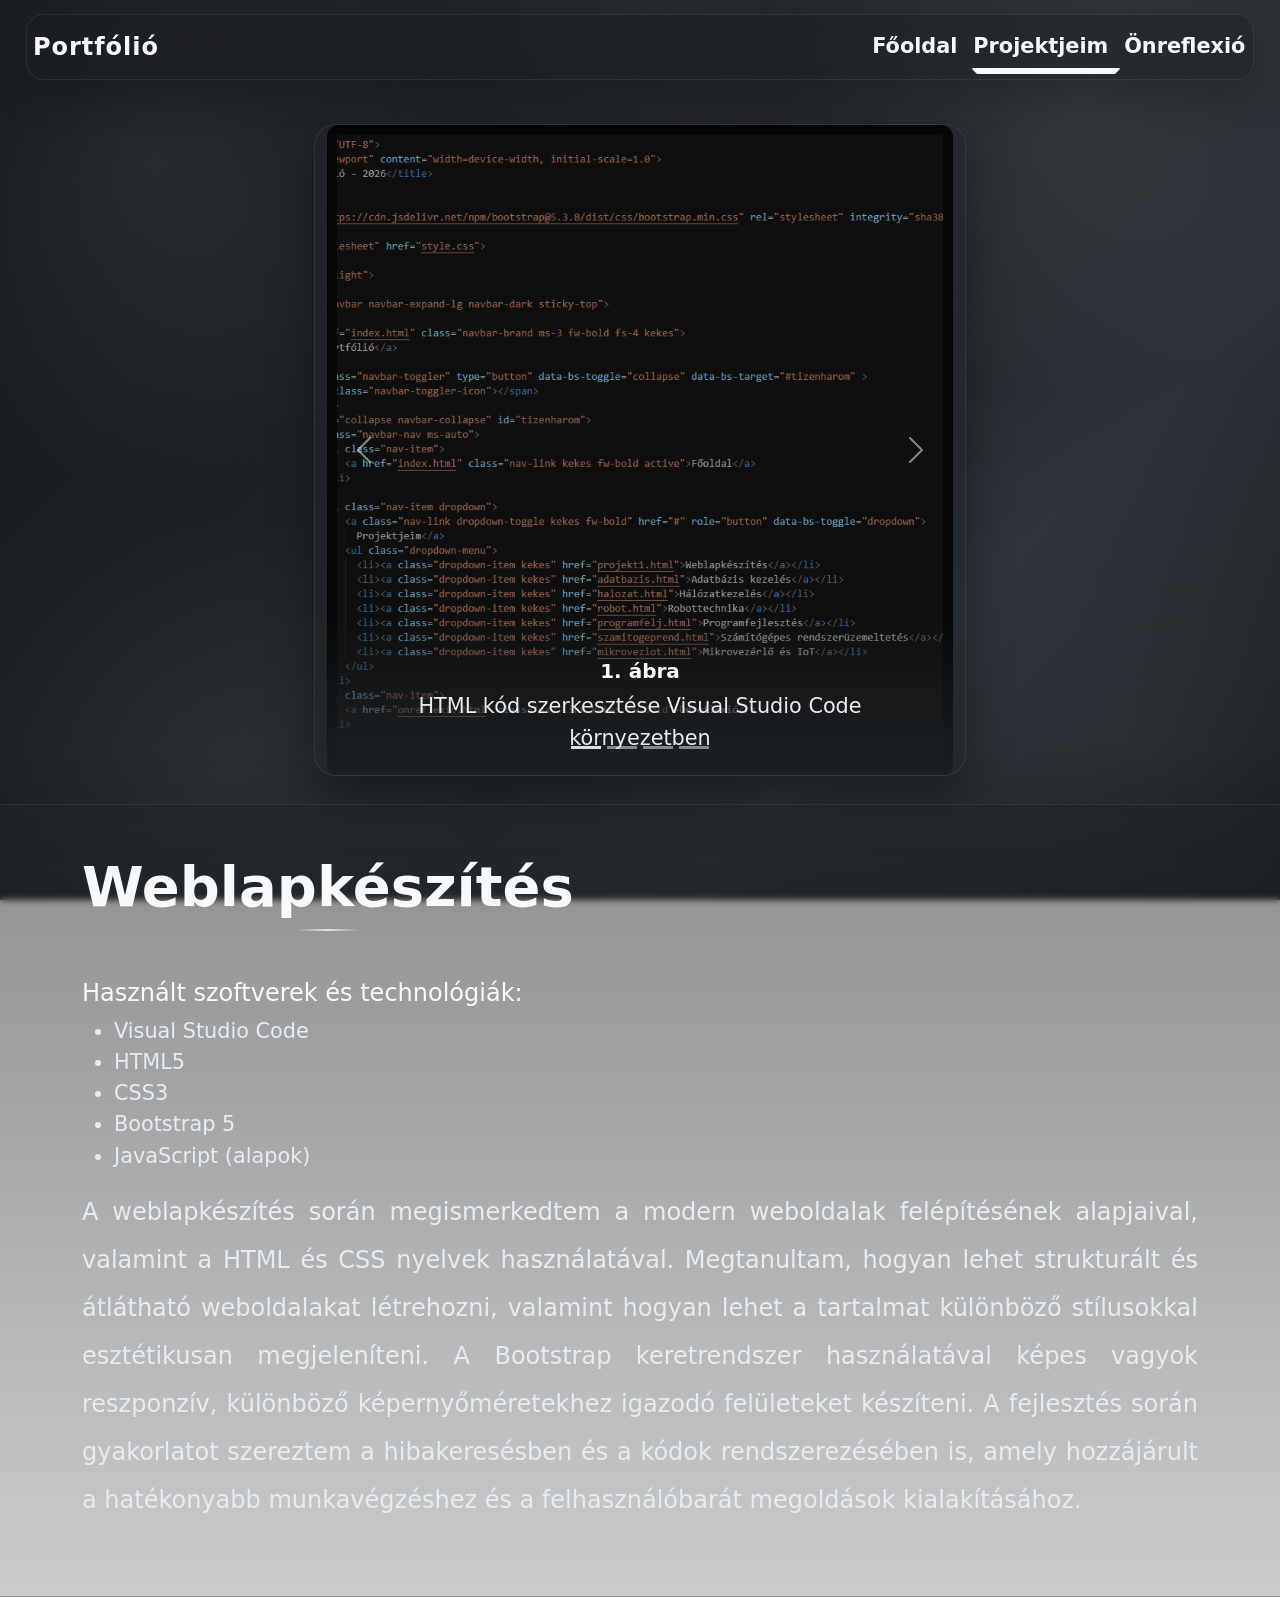
<file: sites/projekt1.html>
<!DOCTYPE html>
<html lang="hu">
<head>
    <meta charset="UTF-8">
    <meta name="viewport" content="width=device-width, initial-scale=1.0">
    <title>Portfólió - 2026</title>
    <!-- BS CSS-->

    <link href="https://cdn.jsdelivr.net/npm/bootstrap@5.3.8/dist/css/bootstrap.min.css" rel="stylesheet" integrity="sha384-sRIl4kxILFvY47J16cr9ZwB07vP4J8+LH7qKQnuqkuIAvNWLzeN8tE5YBujZqJLB" crossorigin="anonymous">
    
    <link rel="stylesheet" href="style.css">
</head>
<body class="text-light">
    
    <nav class="navbar navbar-expand-lg navbar-dark sticky-top">
        <div>
            <a href="index.html" class="navbar-brand fw-bold fs-4 kekes">
                Portfólió</a>
        </div>
        <button class="navbar-toggler" type="button" data-bs-toggle="collapse" data-bs-target="#tizenharom" >
            <span class="navbar-toggler-icon"></span>
          </button>
        <div class="collapse navbar-collapse" id="tizenharom">
            <ul class="navbar-nav ms-auto">
                <li class="nav-item">
                    <a href="index.html" class="nav-link kekes fw-bold">Főoldal</a>
                </li>
               
                <li class="nav-item dropdown">
                    <a class="nav-link dropdown-toggle kekes fw-bold active" href="#" role="button" data-bs-toggle="dropdown">
                      Projektjeim</a>
                    <ul class="dropdown-menu">
                      <li><a class="dropdown-item kekes" href="projekt1.html">Weblapkészítés</a></li>
                      <li><a class="dropdown-item kekes" href="adatbazis.html">Adatbázis kezelés</a></li>
                      <li><a class="dropdown-item kekes" href="halozat.html">Hálózatkezelés</a></li>
                      <li><a class="dropdown-item kekes" href="robot.html">Robottechnika</a></li>
                      <li><a class="dropdown-item kekes" href="programfelj.html">Programfejlesztés</a></li>
                      <li><a class="dropdown-item kekes" href="szamitogeprend.html">Számítógépes rendszerüzemeltetés</a></li>
                      <li><a class="dropdown-item kekes" href="mikroveziot.html">Mikrovezérlő és IoT</a></li>
                    </ul>
                </li>
                <li class="nav-item">
                    <a href="onreflexio.html" class="nav-link kekes fw-bold">Önreflexió</a>
                </li>

            </ul>
        </div>
    </nav>

   <div class=" row justify-content-center">
    <div id="carouselExampleCaptions" class="carousel slide col-lg-6 reveal">
        <div class="carousel-indicators">
          <button type="button" data-bs-target="#carouselExampleCaptions" data-bs-slide-to="0" class="active" aria-current="true" aria-label="Slide 1"></button>
          <button type="button" data-bs-target="#carouselExampleCaptions" data-bs-slide-to="1" aria-label="Slide 2"></button>
          <button type="button" data-bs-target="#carouselExampleCaptions" data-bs-slide-to="2" aria-label="Slide 3"></button>
          <button type="button" data-bs-target="#carouselExampleCaptions" data-bs-slide-to="3" aria-label="Slide 4"></button>
        </div>
        <div class="carousel-inner">
          <div class="carousel-item active">
            <img class="portfolio-img" src="../img/weblap1.png" class="d-block w-100" alt="...">
            <div class="carousel-caption d-none d-md-block">
              <h5>1. ábra</h5>
              <p>HTML kód szerkesztése Visual Studio Code környezetben</p>
            </div>
          </div>
          <div class="carousel-item">
            <img class="portfolio-img" src="../img/weblap2.png" class="d-block w-100" alt="...">
            <div class="carousel-caption d-none d-md-block">
              <h5>2. ábral</h5>
              <p>CSS code</p>
            </div>
          </div>
          <div class="carousel-item">
            <img class="portfolio-img" src="../img/weblap3.png" class="d-block w-100" alt="...">
            <div class="carousel-caption d-none d-md-block">
              <h5>3. ábra</h5>
              <p>A kész weboldal főoldala</p>
            </div>
          </div>
          <div class="carousel-item">
            <img class="portfolio-img" src="../img/weblap4.png" class="d-block w-100" alt="...">
            <div class="carousel-caption d-none d-md-block">
              <h5>4. ábra</h5>
              <p>A weboldal egyik aloldala</p>
            </div>
          </div>
        </div>
        <button class="carousel-control-prev" type="button" data-bs-target="#carouselExampleCaptions" data-bs-slide="prev">
          <span class="carousel-control-prev-icon" aria-hidden="true"></span>
          <span class="visually-hidden">Previous</span>
        </button>
        <button class="carousel-control-next" type="button" data-bs-target="#carouselExampleCaptions" data-bs-slide="next">
          <span class="carousel-control-next-icon" aria-hidden="true"></span>
          <span class="visually-hidden">Next</span>
        </button>
      </div>    
    </div>
    <section class=" py-5 hatterszin ">
        <div class="container">
            <h2 class="kekes text-center display-4 fw-bold mb-5 section-title">Weblapkészítés</h2>
            <div class="row justify-content-center">
                <div class="col lg-10">
                    <h4>Használt szoftverek és technológiák:</h4>
                    <ul>
                        <li>Visual Studio Code</li>
                        <li>HTML5</li>
                        <li>CSS3</li>
                        <li>Bootstrap 5</li>
                        <li>JavaScript (alapok)</li>
                    </ul>

                    <p class= "fs-4 lh-lg text-justify mb-4">A weblapkészítés során megismerkedtem a modern weboldalak felépítésének alapjaival, valamint a HTML és CSS nyelvek használatával. Megtanultam, hogyan lehet strukturált és átlátható weboldalakat létrehozni, valamint hogyan lehet a tartalmat különböző stílusokkal esztétikusan megjeleníteni. A Bootstrap keretrendszer használatával képes vagyok reszponzív, különböző képernyőméretekhez igazodó felületeket készíteni. A fejlesztés során gyakorlatot szereztem a hibakeresésben és a kódok rendszerezésében is, amely hozzájárult a hatékonyabb munkavégzéshez és a felhasználóbarát megoldások kialakításához.</p>

                </div>
            </div>
        </div>
    </section>






    <!-- BS JS-->
    <script src="https://cdn.jsdelivr.net/npm/bootstrap@5.3.8/dist/js/bootstrap.bundle.min.js" integrity="sha384-FKyoEForCGlyvwx9Hj09JcYn3nv7wiPVlz7YYwJrWVcXK/BmnVDxM+D2scQbITxI" crossorigin="anonymous"></script>
<script>
document.addEventListener('DOMContentLoaded', function () {
  const navbar = document.querySelector('.navbar');
  const updateNavbar = () => {
    if (!navbar) return;
    navbar.classList.toggle('scrolled', window.scrollY > 16);
  };
  updateNavbar();
  window.addEventListener('scroll', updateNavbar, { passive: true });

  const candidates = document.querySelectorAll('section, .carousel, .kartya_hatterszin, .profilkep');
  candidates.forEach((el, index) => {
    if (el.closest('.hero-section') && el.classList.contains('hero-section')) return;
    if (!el.classList.contains('reveal') && !el.classList.contains('reveal-left') && !el.classList.contains('reveal-right')) {
      el.classList.add(index % 3 === 0 ? 'reveal-left' : index % 3 === 1 ? 'reveal' : 'reveal-right');
    }
  });

  const observer = new IntersectionObserver((entries) => {
    entries.forEach((entry) => {
      if (entry.isIntersecting) {
        entry.target.classList.add('reveal-visible');
      }
    });
  }, { threshold: 0.18, rootMargin: '0px 0px -60px 0px' });

  document.querySelectorAll('.reveal, .reveal-left, .reveal-right').forEach((el) => observer.observe(el));
});
</script>
</body>
</html>
</file>
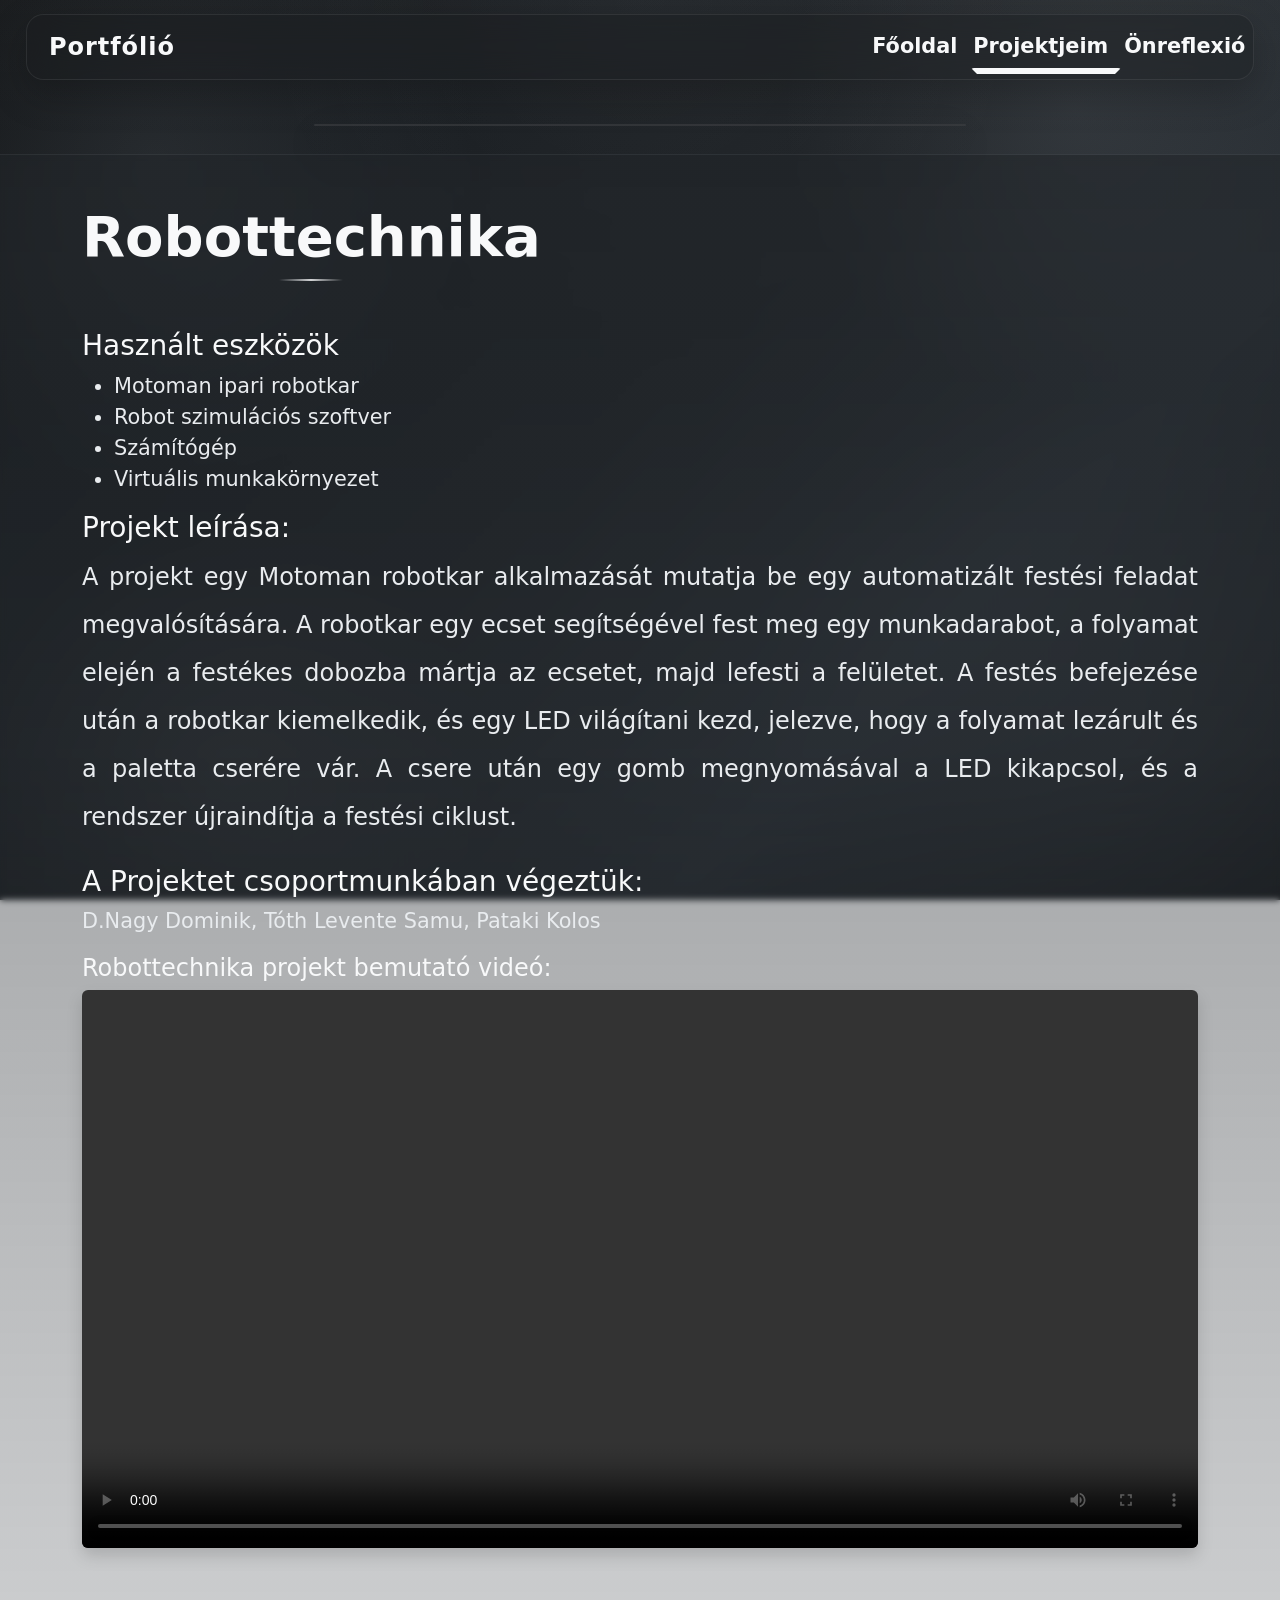
<file: sites/robot.html>
<!DOCTYPE html>
<html lang="hu">
<head>
    <meta charset="UTF-8">
    <meta name="viewport" content="width=device-width, initial-scale=1.0">
    <title>Portfólió - 2026</title>
    <!-- BS CSS-->

    <link href="https://cdn.jsdelivr.net/npm/bootstrap@5.3.8/dist/css/bootstrap.min.css" rel="stylesheet" integrity="sha384-sRIl4kxILFvY47J16cr9ZwB07vP4J8+LH7qKQnuqkuIAvNWLzeN8tE5YBujZqJLB" crossorigin="anonymous">
    
    <link rel="stylesheet" href="style.css">
</head>
<body class="text-light">
    
    <nav class="navbar navbar-expand-lg navbar-dark sticky-top">
        <div>
            <a href="index.html" class="navbar-brand ms-3 fw-bold fs-4 kekes">
                Portfólió</a>
        </div>
        <button class="navbar-toggler" type="button" data-bs-toggle="collapse" data-bs-target="#tizenharom" >
            <span class="navbar-toggler-icon"></span>
          </button>
        <div class="collapse navbar-collapse" id="tizenharom">
            <ul class="navbar-nav ms-auto">
                <li class="nav-item">
                    <a href="index.html" class="nav-link kekes fw-bold">Főoldal</a>
                </li>
               
                <li class="nav-item dropdown">
                    <a class="nav-link dropdown-toggle kekes fw-bold active" href="#" role="button" data-bs-toggle="dropdown">
                      Projektjeim</a>
                    <ul class="dropdown-menu">
                      <li><a class="dropdown-item kekes" href="projekt1.html">Weblapkészítés</a></li>
                      <li><a class="dropdown-item kekes" href="adatbazis.html">Adatbázis kezelés</a></li>
                      <li><a class="dropdown-item kekes" href="halozat.html">Hálózatkezelés</a></li>
                      <li><a class="dropdown-item kekes" href="robot.html">Robottechnika</a></li>
                      <li><a class="dropdown-item kekes" href="programfelj.html">Programfejlesztés</a></li>
                      <li><a class="dropdown-item kekes" href="szamitogeprend.html">Számítógépes rendszerüzemeltetés</a></li>
                      <li><a class="dropdown-item kekes" href="mikroveziot.html">Mikrovezérlő és IoT</a></li>
                    </ul>
                </li>
                <li class="nav-item">
                    <a href="onreflexio.html" class="nav-link kekes fw-bold">Önreflexió</a>
                </li>

            </ul>
        </div>
    </nav>

   <div class=" row justify-content-center">
    <div id="carouselExampleCaptions" class="carousel slide col-lg-6 reveal">
       
      </div>    
    </div>
    <section class=" py-5 hatterszin ">
        <div class="container">
            <h2 class="kekes text-center display-4 fw-bold mb-5 section-title">Robottechnika</h2>
            <div class="row justify-content-center">
                <div class="col lg-10">
                     <h3>Használt eszközök</h3>
                        <ul>
                            <li>Motoman ipari robotkar</li>
                            <li>Robot szimulációs szoftver</li>
                            <li>Számítógép</li>
                            <li>Virtuális munkakörnyezet</li>
                        </ul>

                      <h3>Projekt leírása:</h3>   
                    

                    <p class= "fs-4 lh-lg text-justify mb-4">A projekt egy Motoman robotkar alkalmazását mutatja be egy automatizált festési feladat megvalósítására. A robotkar egy ecset segítségével fest meg egy munkadarabot, a folyamat elején a festékes dobozba mártja az ecsetet, majd lefesti a felületet. A festés befejezése után a robotkar kiemelkedik, és egy LED világítani kezd, jelezve, hogy a folyamat lezárult és a paletta cserére vár. A csere után egy gomb megnyomásával a LED kikapcsol, és a rendszer újraindítja a festési ciklust.</p>
                    <h3>A Projektet csoportmunkában végeztük:</h3>
                    <p>D.Nagy Dominik, Tóth Levente Samu, Pataki Kolos</p>
                    <h4>Robottechnika projekt bemutató videó:</h4>

                    <video controls class="w-100 rounded shadow">
                        <source src="../video/Robot.mp4" type="video/mp4">
                        A böngésző nem támogatja a videó lejátszását.
                    </video>
                </div>
            </div>
        </div>
    </section>






    <!-- BS JS-->
    <script src="https://cdn.jsdelivr.net/npm/bootstrap@5.3.8/dist/js/bootstrap.bundle.min.js" integrity="sha384-FKyoEForCGlyvwx9Hj09JcYn3nv7wiPVlz7YYwJrWVcXK/BmnVDxM+D2scQbITxI" crossorigin="anonymous"></script>
<script>
document.addEventListener('DOMContentLoaded', function () {
  const navbar = document.querySelector('.navbar');
  const updateNavbar = () => {
    if (!navbar) return;
    navbar.classList.toggle('scrolled', window.scrollY > 16);
  };
  updateNavbar();
  window.addEventListener('scroll', updateNavbar, { passive: true });

  const candidates = document.querySelectorAll('section, .carousel, .kartya_hatterszin, .profilkep');
  candidates.forEach((el, index) => {
    if (el.closest('.hero-section') && el.classList.contains('hero-section')) return;
    if (!el.classList.contains('reveal') && !el.classList.contains('reveal-left') && !el.classList.contains('reveal-right')) {
      el.classList.add(index % 3 === 0 ? 'reveal-left' : index % 3 === 1 ? 'reveal' : 'reveal-right');
    }
  });

  const observer = new IntersectionObserver((entries) => {
    entries.forEach((entry) => {
      if (entry.isIntersecting) {
        entry.target.classList.add('reveal-visible');
      }
    });
  }, { threshold: 0.18, rootMargin: '0px 0px -60px 0px' });

  document.querySelectorAll('.reveal, .reveal-left, .reveal-right').forEach((el) => observer.observe(el));
});
</script>
</body>
</html>
</file>
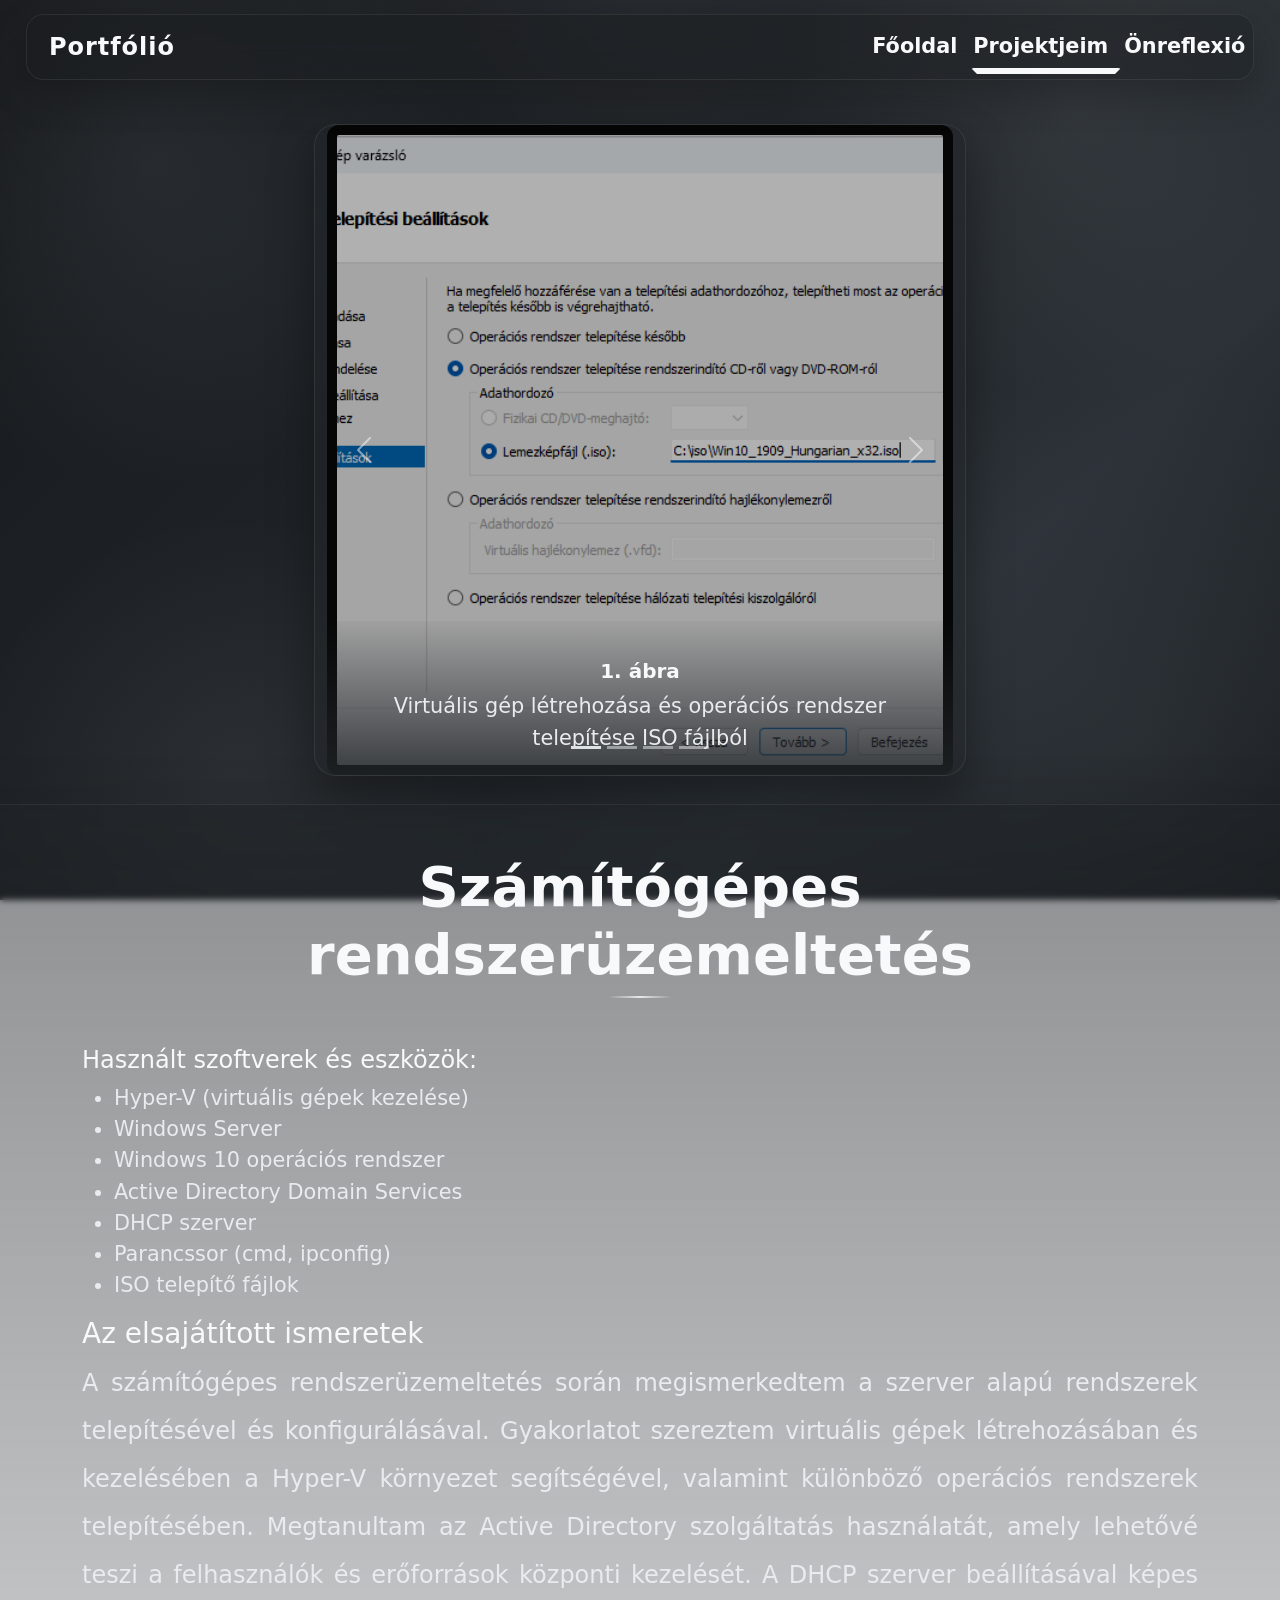
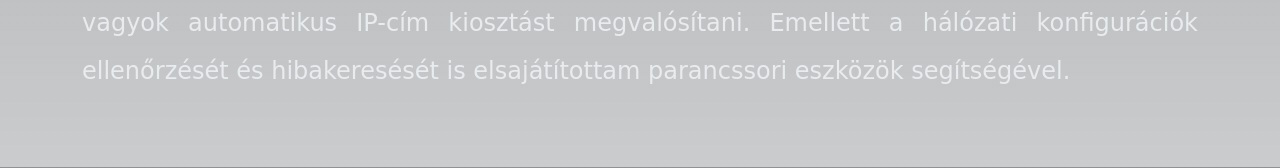
<file: sites/szamitogeprend.html>
<!DOCTYPE html>
<html lang="hu">
<head>
    <meta charset="UTF-8">
    <meta name="viewport" content="width=device-width, initial-scale=1.0">
    <title>Portfólió - 2026</title>
    <!-- BS CSS-->

    <link href="https://cdn.jsdelivr.net/npm/bootstrap@5.3.8/dist/css/bootstrap.min.css" rel="stylesheet" integrity="sha384-sRIl4kxILFvY47J16cr9ZwB07vP4J8+LH7qKQnuqkuIAvNWLzeN8tE5YBujZqJLB" crossorigin="anonymous">
    
    <link rel="stylesheet" href="style.css">
</head>
<body class="text-light">
    
    <nav class="navbar navbar-expand-lg navbar-dark sticky-top">
        <div>
            <a href="index.html" class="navbar-brand ms-3 fw-bold fs-4 kekes">
                Portfólió</a>
        </div>
        <button class="navbar-toggler" type="button" data-bs-toggle="collapse" data-bs-target="#tizenharom" >
            <span class="navbar-toggler-icon"></span>
          </button>
        <div class="collapse navbar-collapse" id="tizenharom">
            <ul class="navbar-nav ms-auto">
                <li class="nav-item">
                    <a href="index.html" class="nav-link kekes fw-bold">Főoldal</a>
                </li>
               
                <li class="nav-item dropdown">
                    <a class="nav-link dropdown-toggle kekes fw-bold active" href="#" role="button" data-bs-toggle="dropdown">
                      Projektjeim</a>
                    <ul class="dropdown-menu">
                      <li><a class="dropdown-item kekes" href="projekt1.html">Weblapkészítés</a></li>
                      <li><a class="dropdown-item kekes" href="adatbazis.html">Adatbázis kezelés</a></li>
                      <li><a class="dropdown-item kekes" href="halozat.html">Hálózatkezelés</a></li>
                      <li><a class="dropdown-item kekes" href="robot.html">Robottechnika</a></li>
                      <li><a class="dropdown-item kekes" href="programfelj.html">Programfejlesztés</a></li>
                      <li><a class="dropdown-item kekes" href="szamitogeprend.html">Számítógépes rendszerüzemeltetés</a></li>
                      <li><a class="dropdown-item kekes" href="mikroveziot.html">Mikrovezérlő és IoT</a></li>
                    </ul>
                </li>
                <li class="nav-item">
                    <a href="onreflexio.html" class="nav-link kekes fw-bold">Önreflexió</a>
                </li>

            </ul>
        </div>
    </nav>

   <div class=" row justify-content-center">
    <div id="carouselExampleCaptions" class="carousel slide col-lg-6 reveal">
        <div class="carousel-indicators">
          <button type="button" data-bs-target="#carouselExampleCaptions" data-bs-slide-to="0" class="active" aria-current="true" aria-label="Slide 1"></button>
          <button type="button" data-bs-target="#carouselExampleCaptions" data-bs-slide-to="1" aria-label="Slide 2"></button>
          <button type="button" data-bs-target="#carouselExampleCaptions" data-bs-slide-to="2" aria-label="Slide 3"></button>
          <button type="button" data-bs-target="#carouselExampleCaptions" data-bs-slide-to="3" aria-label="Slide 4"></button>
        </div>
        <div class="carousel-inner">
          <div class="carousel-item active">
            <img class="portfolio-img" src="../img/szamito1.png" class="d-block w-100" alt="...">
            <div class="carousel-caption d-none d-md-block">
              <h5>1. ábra</h5>
              <p>Virtuális gép létrehozása és operációs rendszer telepítése ISO fájlból</p>
            </div>
          </div>
          <div class="carousel-item">
            <img class="portfolio-img" src="../img/szamito2.png" class="d-block w-100" alt="...">
            <div class="carousel-caption d-none d-md-block">
              <h5>2. ábra</h5>
              <p>Windows operációs rendszer telepítése virtuális környezetben</p>
            </div>
          </div>
          <div class="carousel-item">
            <img class="portfolio-img" src="../img/szamito3.png" class="d-block w-100" alt="...">
            <div class="carousel-caption d-none d-md-block">
              <h5>3. ábra</h5>
              <p>DHCP szerver konfiguráció és IP-cím kiosztás ellenőrzése</p>
            </div>
          </div>
          <div class="carousel-item">
            <img class="portfolio-img" src="../img/szamito4.png" class="d-block w-100" alt="...">
            <div class="carousel-caption d-none d-md-block">
              <h5>4. ábra</h5>
              <p>Active Directory Domain Services konfigurációs felülete</p>
            </div>
          </div>
        </div>
        <button class="carousel-control-prev" type="button" data-bs-target="#carouselExampleCaptions" data-bs-slide="prev">
          <span class="carousel-control-prev-icon" aria-hidden="true"></span>
          <span class="visually-hidden">Previous</span>
        </button>
        <button class="carousel-control-next" type="button" data-bs-target="#carouselExampleCaptions" data-bs-slide="next">
          <span class="carousel-control-next-icon" aria-hidden="true"></span>
          <span class="visually-hidden">Next</span>
        </button>
      </div>    
    </div>
    <section class=" py-5 hatterszin ">
        <div class="container">
            <h2 class="kekes text-center display-4 fw-bold mb-5 section-title">Számítógépes rendszerüzemeltetés</h2>
            <div class="row justify-content-center">
                <div class="col lg-10">
                   <h4>Használt szoftverek és eszközök:</h4>
                   <ul>
                      <li>Hyper-V (virtuális gépek kezelése)</li>
                      <li>Windows Server</li>
                      <li>Windows 10 operációs rendszer</li>
                      <li>Active Directory Domain Services</li>
                      <li>DHCP szerver</li>
                      <li>Parancssor (cmd, ipconfig)</li>
                      <li>ISO telepítő fájlok</li>
                   </ul>
                   <h3>Az elsajátított ismeretek</h3>
                    <p class= "fs-4 lh-lg text-justify mb-4">A számítógépes rendszerüzemeltetés során megismerkedtem a szerver alapú rendszerek telepítésével és konfigurálásával. Gyakorlatot szereztem virtuális gépek létrehozásában és kezelésében a Hyper-V környezet segítségével, valamint különböző operációs rendszerek telepítésében. Megtanultam az Active Directory szolgáltatás használatát, amely lehetővé teszi a felhasználók és erőforrások központi kezelését. A DHCP szerver beállításával képes vagyok automatikus IP-cím kiosztást megvalósítani. Emellett a hálózati konfigurációk ellenőrzését és hibakeresését is elsajátítottam parancssori eszközök segítségével.</p>
                </div>
            </div>
        </div>
    </section>






    <!-- BS JS-->
    <script src="https://cdn.jsdelivr.net/npm/bootstrap@5.3.8/dist/js/bootstrap.bundle.min.js" integrity="sha384-FKyoEForCGlyvwx9Hj09JcYn3nv7wiPVlz7YYwJrWVcXK/BmnVDxM+D2scQbITxI" crossorigin="anonymous"></script>
<script>
document.addEventListener('DOMContentLoaded', function () {
  const navbar = document.querySelector('.navbar');
  const updateNavbar = () => {
    if (!navbar) return;
    navbar.classList.toggle('scrolled', window.scrollY > 16);
  };
  updateNavbar();
  window.addEventListener('scroll', updateNavbar, { passive: true });

  const candidates = document.querySelectorAll('section, .carousel, .kartya_hatterszin, .profilkep');
  candidates.forEach((el, index) => {
    if (el.closest('.hero-section') && el.classList.contains('hero-section')) return;
    if (!el.classList.contains('reveal') && !el.classList.contains('reveal-left') && !el.classList.contains('reveal-right')) {
      el.classList.add(index % 3 === 0 ? 'reveal-left' : index % 3 === 1 ? 'reveal' : 'reveal-right');
    }
  });

  const observer = new IntersectionObserver((entries) => {
    entries.forEach((entry) => {
      if (entry.isIntersecting) {
        entry.target.classList.add('reveal-visible');
      }
    });
  }, { threshold: 0.18, rootMargin: '0px 0px -60px 0px' });

  document.querySelectorAll('.reveal, .reveal-left, .reveal-right').forEach((el) => observer.observe(el));
});
</script>
</body>
</html>
</file>
<file: sites/style.css>
:root {
  --bg-900: #212529;
  --bg-850: #2a2f34;
  --bg-800: #343a40;
  --bg-700: #495057;
  --bg-600: #6c757d;
  --bg-500: #adb5bd;
  --bg-400: #ced4da;
  --bg-300: #dee2e6;
  --bg-200: #e9ecef;
  --bg-100: #f8f9fa;

  --hatterszin: var(--bg-900);
  --mellekszin: var(--bg-800);
  --szurkes: var(--bg-800);
  --kiemeles: var(--bg-100);
  --szoveg: var(--bg-200);
  --szoveg-lagy: var(--bg-500);
  --korvonal: rgba(248, 249, 250, 0.12);
  --korvonal-eros: rgba(248, 249, 250, 0.18);
  --arnyek: rgba(0, 0, 0, 0.38);
  --uveg: rgba(33, 37, 41, 0.58);
  --uveg-eros: rgba(33, 37, 41, 0.74);
  --glow-soft: rgba(206, 212, 218, 0.08);
  --glow-mid: rgba(173, 181, 189, 0.10);
}

html {
  scroll-behavior: smooth;
}

body {
  color: var(--szoveg);
  min-height: 100vh;
  background:
    radial-gradient(circle at 12% 18%, rgba(108, 117, 125, 0.18), transparent 24%),
    radial-gradient(circle at 84% 12%, rgba(173, 181, 189, 0.10), transparent 22%),
    radial-gradient(circle at 88% 82%, rgba(73, 80, 87, 0.22), transparent 28%),
    radial-gradient(circle at 18% 86%, rgba(206, 212, 218, 0.06), transparent 20%),
    linear-gradient(135deg, #121416 0%, #1b1f23 24%, #212529 48%, #2b3137 72%, #171a1d 100%);
  background-attachment: fixed;
}

body::before {
  content: "";
  position: fixed;
  inset: 0;
  pointer-events: none;
  background:
    linear-gradient(180deg, rgba(248, 249, 250, 0.02), transparent 16%, transparent 84%, rgba(0, 0, 0, 0.14)),
    radial-gradient(circle at top, rgba(248, 249, 250, 0.03), transparent 35%);
  z-index: -1;
}

a {
  color: var(--bg-100);
  text-decoration: none;
}

a:hover {
  color: var(--bg-300);
}

.hatterszin {
  background: linear-gradient(180deg, rgba(33, 37, 41, 0.52) 0%, rgba(52, 58, 64, 0.26) 100%);
  border-top: 1px solid rgba(248, 249, 250, 0.04);
  border-bottom: 1px solid rgba(248, 249, 250, 0.04);
  backdrop-filter: blur(3px);
}

.kartya_hatterszin,
.glass-card {
  background:
    linear-gradient(180deg, rgba(73, 80, 87, 0.78) 0%, rgba(33, 37, 41, 0.88) 100%);
  border: 1px solid var(--korvonal) !important;
  box-shadow: 0 18px 45px var(--arnyek);
  backdrop-filter: blur(12px);
}

.kartya_hatterszin:hover,
.glass-card:hover {
  transform: translateY(-6px);
  box-shadow: 0 26px 60px rgba(0, 0, 0, 0.45);
  border-color: var(--korvonal-eros) !important;
}

.kekes,
.navbar-brand,
.nav-link,
.dropdown-item,
h1, h2, h3, h4, h5, h6 {
  color: var(--kiemeles) !important;
}

p,
span,
li,
label,
small,
.text-muted {
  color: var(--szoveg) !important;
}

.navbar {
  background: rgba(24, 27, 31, 0.38) !important;
  border: 1px solid rgba(248, 249, 250, 0.08);
  border-radius: 1.1rem;
  margin: 0.9rem auto 0;
  width: min(96%, 1320px);
  box-shadow: 0 14px 38px rgba(0, 0, 0, 0.22);
  backdrop-filter: blur(16px);
  -webkit-backdrop-filter: blur(16px);
  transition: background-color 0.35s ease, box-shadow 0.35s ease, border-color 0.35s ease, transform 0.35s ease;
}

.navbar.scrolled {
  background: rgba(24, 27, 31, 0.62) !important;
  box-shadow: 0 18px 42px rgba(0, 0, 0, 0.28);
  border-color: rgba(248, 249, 250, 0.12);
}

.navbar > .container,
.navbar > .container-fluid,
.navbar > div:first-child {
  padding-inline: 0.4rem;
}

.navbar-brand {
  letter-spacing: 0.04em;
}

.navbar-toggler {
  border-color: rgba(248, 249, 250, 0.14);
  box-shadow: none !important;
}

.navbar-collapse {
  background: transparent;
}

.dropdown-menu {
  background: rgba(33, 37, 41, 0.92);
  border: 1px solid rgba(248, 249, 250, 0.08);
  box-shadow: 0 16px 32px rgba(0, 0, 0, 0.28);
  backdrop-filter: blur(12px);
}

.dropdown-item {
  transition: background-color 0.25s ease, color 0.25s ease, transform 0.25s ease;
}

.dropdown-item:hover,
.dropdown-item:focus {
  background: rgba(248, 249, 250, 0.10) !important;
  color: var(--bg-100) !important;
  transform: translateX(4px);
}

.profilkep {
  width: 250px;
  height: 250px;
  object-fit: cover;
   object-position: center 30%;
  box-shadow: 0 22px 42px rgba(0, 0, 0, 0.34);
  
}

.kekes-korvonal {
  border-color: rgba(248, 249, 250, 0.20) !important;
}

.nav-link {
  position: relative;
  transition: color 0.25s ease, opacity 0.25s ease;
}

.nav-link:hover {
  color: var(--bg-100) !important;
  opacity: 1;
}

.nav-link::after {
  content: '';
  position: absolute;
  left: 0;
  bottom: -3px;
  width: 0;
  height: 2px;
  border-radius: 999px;
  background: linear-gradient(90deg, var(--bg-400), var(--bg-100));
  transition: width 0.28s ease;
}

.nav-link:hover::after,
.nav-link:focus::after,
.nav-link.active::after {
  width: 100%;
}

.hero-section {
  position: relative;
  min-height: calc(100vh - 88px);
  display: flex;
  align-items: center;
  padding: 5rem 0 3rem;
  overflow: hidden;
}

.hero-section::before {
  content: "";
  position: absolute;
  inset: 0;
  background:
    radial-gradient(circle at 18% 28%, rgba(248, 249, 250, 0.07), transparent 20%),
    radial-gradient(circle at 82% 18%, rgba(173, 181, 189, 0.13), transparent 16%),
    radial-gradient(circle at 78% 72%, rgba(73, 80, 87, 0.18), transparent 20%);
  pointer-events: none;
}

.hero-content,
.hero-panel {
  position: relative;
  z-index: 1;
}

.hero-badge {
  display: inline-flex;
  align-items: center;
  gap: 0.45rem;
  padding: 0.55rem 1rem;
  border-radius: 999px;
  background: rgba(248, 249, 250, 0.08);
  border: 1px solid rgba(248, 249, 250, 0.12);
  color: var(--bg-100);
  letter-spacing: 0.04em;
  font-size: 0.92rem;
  text-transform: uppercase;
}

.hero-title {
  font-size: clamp(2.7rem, 5vw, 5rem);
  line-height: 1.05;
  letter-spacing: -0.03em;
  margin: 1rem 0 1.2rem;
}

.hero-lead {
  max-width: 44rem;
  font-size: 1.1rem;
  line-height: 1.8;
  color: var(--bg-300) !important;
}

.hero-actions {
  display: flex;
  flex-wrap: wrap;
  gap: 0.9rem;
  margin-top: 2rem;
}

.btn-elegant {
  display: inline-flex;
  align-items: center;
  justify-content: center;
  gap: 0.55rem;
  padding: 0.9rem 1.4rem;
  border-radius: 0.95rem;
  border: 1px solid rgba(248, 249, 250, 0.12);
  background: linear-gradient(180deg, rgba(248, 249, 250, 0.12), rgba(248, 249, 250, 0.05));
  color: var(--bg-100) !important;
  box-shadow: 0 14px 30px rgba(0, 0, 0, 0.22);
  transition: transform 0.3s ease, box-shadow 0.3s ease, background 0.3s ease, border-color 0.3s ease;
}

.btn-elegant:hover {
  transform: translateY(-3px);
  box-shadow: 0 18px 38px rgba(0, 0, 0, 0.28);
  border-color: rgba(248, 249, 250, 0.22);
}

.btn-elegant.btn-primary-soft {
  background: linear-gradient(180deg, rgba(108, 117, 125, 0.62), rgba(52, 58, 64, 0.92));
}

.hero-stats {
  display: grid;
  grid-template-columns: repeat(2, minmax(0, 1fr));
  gap: 1rem;
}

.stat-card {
  padding: 1.25rem;
  border-radius: 1.2rem;
  background: linear-gradient(180deg, rgba(248, 249, 250, 0.08), rgba(248, 249, 250, 0.03));
  border: 1px solid rgba(248, 249, 250, 0.12);
  box-shadow: 0 18px 38px rgba(0, 0, 0, 0.20);
}

.stat-card h3 {
  font-size: 2rem;
  margin-bottom: 0.35rem;
}

.stat-card p {
  margin: 0;
  color: var(--bg-400) !important;
}

.section-title {
  position: relative;
  display: inline-block;
  padding-bottom: 0.65rem;
}

.section-title::after {
  content: "";
  position: absolute;
  left: 50%;
  bottom: 0;
  width: 64px;
  height: 2px;
  border-radius: 999px;
  transform: translateX(-50%);
  background: linear-gradient(90deg, rgba(248, 249, 250, 0), rgba(248, 249, 250, 0.82), rgba(248, 249, 250, 0));
}

.carousel {
  margin-top: 2.8rem;
  margin-bottom: 1.75rem;
  border-radius: 1.35rem;
  overflow: hidden;
  box-shadow: 0 20px 45px rgba(0, 0, 0, 0.35);
  border: 1px solid rgba(248, 249, 250, 0.08);
  background: rgba(33, 37, 41, 0.55);
}

.carousel-item img {
  min-height: 420px;
  object-fit: cover;
  filter: brightness(0.68) contrast(1.05);
}

.carousel-caption {
  background: linear-gradient(180deg, rgba(33, 37, 41, 0.04) 0%, rgba(33, 37, 41, 0.82) 100%);
  left: 0;
  right: 0;
  bottom: 0;
  padding: 2.4rem 1.5rem 1.35rem;
}

.carousel-caption h5 {
  color: var(--bg-100) !important;
  font-weight: 700;
}

.carousel-caption p {
  color: var(--bg-300);
  margin-bottom: 0;
}

.carousel-indicators [data-bs-target] {
  background-color: var(--bg-300);
  opacity: 0.55;
}

.carousel-indicators .active {
  opacity: 1;
}

.carousel-control-prev-icon,
.carousel-control-next-icon {
  filter: brightness(1.2);
}

section,
.carousel,
.kartya_hatterszin,
.glass-card,
.profilkep {
  transition: transform 0.35s ease, box-shadow 0.35s ease, border-color 0.35s ease, opacity 0.35s ease;
}

.reveal {
  opacity: 0;
  transform: translateY(34px);
}

.reveal.reveal-visible {
  opacity: 1;
  transform: translateY(0);
}

.reveal-left {
  opacity: 0;
  transform: translateX(-42px);
}

.reveal-right {
  opacity: 0;
  transform: translateX(42px);
}

.reveal-left.reveal-visible,
.reveal-right.reveal-visible {
  opacity: 1;
  transform: translateX(0);
}

#darkToggle {
  background: transparent;
  border: 1px solid rgba(248, 249, 250, 0.20);
  border-radius: 50%;
  width: 38px;
  height: 38px;
  font-size: 1.1rem;
  cursor: pointer;
  transition: all 0.3s ease;
  display: flex;
  align-items: center;
  justify-content: center;
}

#darkToggle:hover {
  background: rgba(248, 249, 250, 0.08);
  border-color: rgba(248, 249, 250, 0.42);
  transform: rotate(20deg);
}

.text-justify {
  text-align: justify;
}

::selection {
  background: rgba(233, 236, 239, 0.24);
  color: var(--bg-100);
}

::-webkit-scrollbar {
  width: 11px;
}

::-webkit-scrollbar-track {
  background: #16181b;
}

::-webkit-scrollbar-thumb {
  background: linear-gradient(180deg, #495057, #343a40);
  border-radius: 999px;
  border: 2px solid #16181b;
}

::-webkit-scrollbar-thumb:hover {
  background: linear-gradient(180deg, #6c757d, #495057);
}

@media (max-width: 991.98px) {
  .navbar {
    width: calc(100% - 1rem);
    margin-top: 0.5rem;
    border-radius: 1rem;
  }

  .navbar-collapse {
    margin-top: 0.8rem;
    padding: 0.9rem 1rem;
    border-radius: 1rem;
    background: rgba(52, 58, 64, 0.92);
    border: 1px solid rgba(248, 249, 250, 0.08);
  }

  .hero-section {
    min-height: auto;
    padding-top: 8rem;
  }

  .hero-stats {
    grid-template-columns: 1fr;
    margin-top: 2rem;
  }

  .carousel-caption {
    padding: 1.25rem 1rem 0.9rem;
  }

  .carousel-item img {
    min-height: 260px;
  }

  .profilkep {
    width: 210px;
    height: 210px;
  }
}


.program-carousel-card {
  border-radius: 1.35rem;
}

.portfolio-carousel {
  margin-top: 0;
  margin-bottom: 0;
}

.portfolio-carousel .carousel-item {
  background: linear-gradient(180deg, rgba(18, 20, 22, 0.96), rgba(33, 37, 41, 0.92));
}

.portfolio-carousel .carousel-item img {
  min-height: 460px;
  max-height: 460px;
  object-fit: contain;
  filter: none;
  background: linear-gradient(180deg, rgba(18, 20, 22, 0.95), rgba(33, 37, 41, 0.94));
  padding: 1rem;
}

.portfolio-carousel .carousel-caption {
  background: linear-gradient(180deg, rgba(18, 20, 22, 0.02) 0%, rgba(18, 20, 22, 0.90) 100%);
}

@media (max-width: 991.98px) {
  .portfolio-carousel .carousel-item img {
    min-height: 300px;
    max-height: 300px;
  }
}


.portfolio-img {
    width: 100%;
    height: 300px;
    object-fit: contain;
    background-color: #111;
    border-radius: 12px;
    padding: 10px;
}
ul li {
  font-size: 1.3em;
}
p {
  font-size: 1.3em;
}
.carousel-item {
  height: 650px; /* állítsd kisebbre, pl. 350px */
}

.carousel-item img {
  width: 100%;
  height: 100%;
  object-fit: cover;
  object-position: top;
}
.halozat-teljes-kep {
  width: 100% !important;
  height: 100% !important;
  object-fit: contain !important;
  object-position: center center !important;
}
</file>
